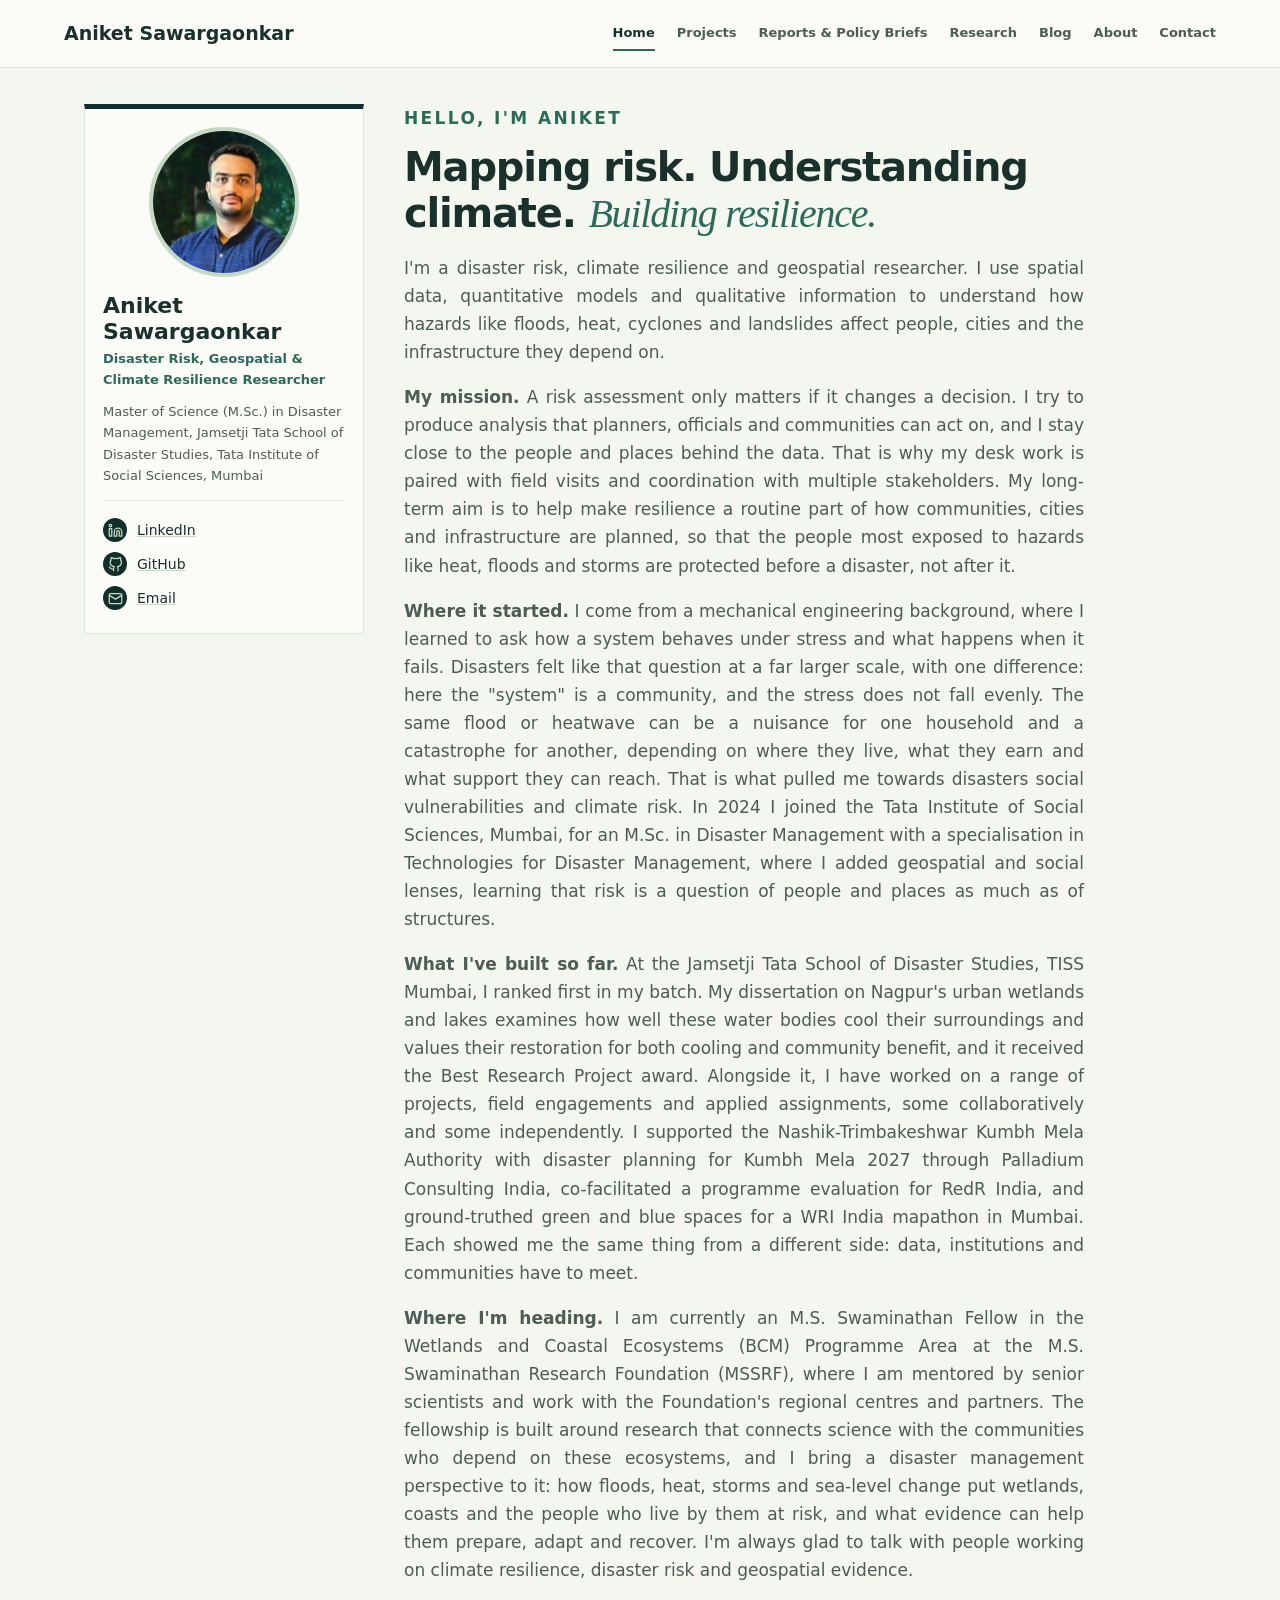
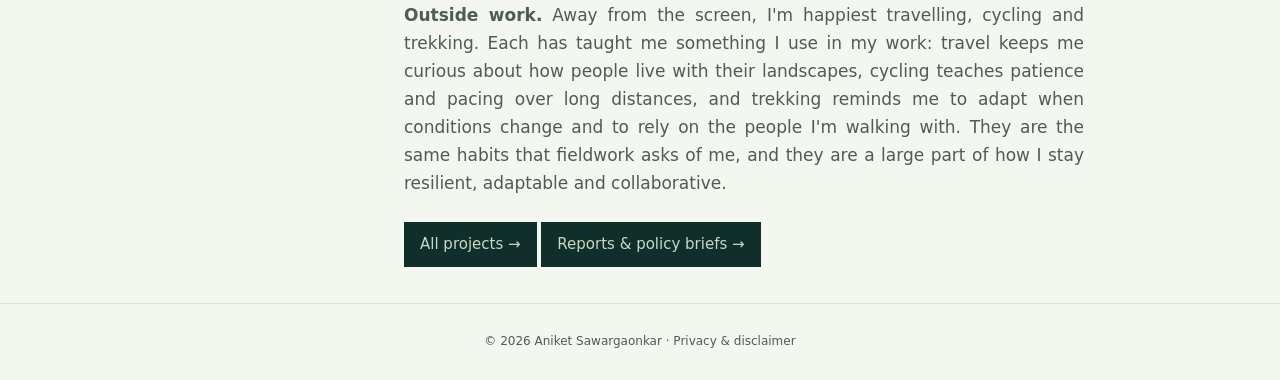
<file: index.html>
<!doctype html><html lang="en"><head><meta charset="utf-8"><meta name="viewport" content="width=device-width,initial-scale=1"><title>Aniket Sawargaonkar</title><meta name="description" content="Disaster Risk, Geospatial & Climate Resilience Researcher"><link rel="icon" type="image/png" sizes="32x32" href="favicon-32.png"><link rel="apple-touch-icon" href="apple-touch-icon.png"><link rel="preload" href="data/core.json?v=4bf79adf" as="fetch" crossorigin><link rel="preload" href="assets/app.js?v=4bf79adf" as="script"><style>:root{--bg:#f4f6f0;--paper:#fbfcf8;--ink:#1a302a;--muted:#4d5c54;--line:#dce4dc;--forest:#102f2b;--teal:#428a77;--tt:#2c6a58;--mint:#c6d9c4}
@media(prefers-color-scheme:dark){:root{--bg:#101a18;--paper:#14221e;--ink:#edf2ec;--muted:#a9b8ae;--line:#33443b;--forest:#091c19;--teal:#82bca7;--tt:#82bca7;--mint:#38594b}}
*{box-sizing:border-box}body{margin:0;background:var(--bg);color:var(--ink);font:15px/1.65 Inter,system-ui,sans-serif}a{color:inherit;text-decoration:none}
.top{position:sticky;top:0;z-index:9;display:flex;justify-content:space-between;align-items:center;gap:16px;padding:0 5vw;height:68px;background:var(--paper);border-bottom:1px solid var(--line)}
.brand{font-weight:750;font-size:19px}.top nav{display:flex;gap:22px}.top nav a{font-size:13px;color:var(--muted);font-weight:600;padding:6px 0;border-bottom:2px solid transparent}.top nav a:hover,.top nav a.on{color:var(--ink);border-color:var(--tt)}#mb{display:none;background:none;border:0;font-size:22px;color:var(--ink)}
.lay{display:grid;grid-template-columns:280px 1fr;gap:40px;max-width:1240px;margin:auto;padding:36px 5vw}
.side{position:sticky;top:104px;align-self:start;background:var(--paper);border:1px solid var(--line);border-top:5px solid var(--forest);padding:18px}.side img{width:150px;aspect-ratio:4/5;object-fit:cover;display:block;margin:0 auto;border:4px solid var(--mint)}.side h2{margin:16px 0 2px;font-size:22px;line-height:1.2}.side .t{margin:0 0 10px;color:var(--tt);font-weight:650;font-size:13px}.side .a{margin:0 0 14px;color:var(--muted);font-size:13px}.side ul{list-style:none;margin:0;padding:12px 0 0;border-top:1px solid var(--line)}.side li a{display:flex;align-items:center;gap:10px;padding:5px 0;font-size:14px;text-decoration:underline;text-decoration-color:var(--mint)}.side i{width:24px;height:24px;border-radius:50%;background:var(--forest);color:var(--mint);display:grid;place-items:center;font:600 11px Georgia}
main h1{font-size:clamp(28px,4vw,40px);line-height:1.15;margin:0 0 10px;letter-spacing:-.03em}main h1 em{font-family:Georgia,serif;color:var(--tt);font-weight:400}main h2{margin:30px 0 8px;font-size:21px}main h2 em{font-family:Georgia,serif;color:var(--tt);font-weight:400}.lead{font-size:17px;color:var(--muted);max-width:680px}.eb{font-size:13px;letter-spacing:.14em;font-weight:800;color:var(--tt);margin:0 0 8px}
.grid{display:grid;grid-template-columns:repeat(auto-fill,minmax(250px,1fr));gap:20px;margin:22px 0}.card{background:var(--paper);border:1px solid var(--line);display:flex;flex-direction:column;transition:.2s}.card:hover{transform:translateY(-4px);box-shadow:0 12px 28px #0002;border-color:var(--tt)}.card img,.ph{width:100%;aspect-ratio:16/10;object-fit:cover}.ph{background:linear-gradient(135deg,var(--forest),var(--teal));color:#c6d9c4;padding:14px;display:flex;flex-direction:column;justify-content:space-between}.ph b{font:400 40px Georgia}.ph span{font-size:10px;letter-spacing:.14em;font-weight:700}.cb{padding:16px;display:flex;flex-direction:column;flex:1}.cb small{color:var(--tt);font-weight:700;font-size:10px;letter-spacing:.12em;text-transform:uppercase}.cb h3{margin:6px 0;font-size:17px;line-height:1.3}.cb p{margin:0 0 12px;color:var(--muted);font-size:13.5px;flex:1}.more{font-size:12px;font-weight:750;color:var(--tt)}
.ctl{display:flex;flex-wrap:wrap;gap:12px;margin-top:20px}.ctl input{flex:1;min-width:200px;padding:10px 14px;border:1px solid var(--line);background:var(--paper);color:var(--ink);font:inherit}.fl button,.btn{padding:9px 15px;border:1px solid var(--line);background:var(--paper);color:var(--ink);font:600 12px inherit;cursor:pointer}.fl button.on,.btn{background:var(--forest);color:#c6d9c4;border-color:var(--forest)}.btn{display:inline-block;margin-top:8px}
.meta{display:grid;grid-template-columns:repeat(auto-fit,minmax(150px,1fr));gap:1px;background:var(--line);border:1px solid var(--line);margin:22px 0}.meta div{background:var(--paper);padding:12px}.meta small{display:block;font-size:10px;letter-spacing:.12em;color:var(--tt);font-weight:800}.crumb{font-size:12px;color:var(--muted);margin-bottom:16px}.crumb a{text-decoration:underline}
.map{border:2px dashed var(--line);padding:30px;text-align:center;color:var(--muted);margin:10px 0;font-size:13px}.map img{max-width:100%}.tags span{display:inline-block;background:var(--mint);color:var(--forest);padding:4px 11px;margin:0 6px 6px 0;font-size:12px;font-weight:650;border-radius:20px}
.box{background:var(--paper);border:1px solid var(--line);padding:14px 18px;margin:10px 0}.box h3{margin:0 0 4px;font-size:16px}.box p{color:var(--muted);margin:2px 0;font-size:14px}
form{display:grid;gap:12px;max-width:560px;margin-top:18px}form input,form textarea{padding:11px 14px;border:1px solid var(--line);background:var(--paper);color:var(--ink);font:inherit}footer{text-align:center;padding:28px;color:var(--muted);font-size:12px;border-top:1px solid var(--line)}
@media(max-width:860px){.lay{grid-template-columns:1fr;gap:24px}.side{position:static;display:grid;grid-template-columns:110px 1fr;gap:4px 16px}.side img{grid-row:1/4;width:100%}.side ul{grid-column:1/3}#mb{display:block}.top nav{display:none;position:absolute;top:68px;left:0;right:0;background:var(--paper);flex-direction:column;padding:12px 5vw;gap:10px;border-bottom:1px solid var(--line)}.top nav.open{display:flex}}
.hi{font-size:17px;letter-spacing:.14em;margin-bottom:12px}.side i svg{display:block}.cb small,.meta small{font-size:11px}details.box summary{cursor:pointer;font-weight:650;font-size:15px;list-style:none}details.box summary::after{content:'+';float:right;color:var(--tt);font-size:20px;line-height:1}details[open].box summary::after{content:'−'}details.box p{margin:10px 0}details.box:hover{border-color:var(--teal)}
.side img{width:150px;height:150px;aspect-ratio:1;border-radius:50%;object-position:center 20%}
@media(max-width:860px){.side img{width:100px;height:100px}}
.im{position:relative}.im img{display:block}.ov{position:absolute;left:12px;bottom:12px;background:rgba(16,47,43,.88);color:#fff;font:700 11px/1 Inter,system-ui,sans-serif;letter-spacing:.14em;text-transform:uppercase;padding:7px 10px;border-radius:3px}
.side img{width:150px;height:150px;aspect-ratio:1;border-radius:50%;object-position:center 20%}
@media(max-width:860px){.side img{width:100px;height:100px}}
.im{position:relative}.im img{display:block}.ov{position:absolute;left:12px;bottom:12px;background:rgba(16,47,43,.88);color:#fff;font:700 11px/1 Inter,system-ui,sans-serif;letter-spacing:.14em;text-transform:uppercase;padding:7px 10px;border-radius:3px}
a.box{display:block}a.box:hover{border-color:var(--tt);transform:translateY(-2px)}.rw p{margin:2px 0 8px}
.si{max-width:100%;display:block;margin:10px 0 14px;border:1px solid var(--line)}
main p,.cb p,.box p{text-align:justify;text-justify:inter-word;hyphens:auto;-webkit-hyphens:auto}
.cr{margin:6px 0 10px;padding-left:20px}.cr li{margin:4px 0}.cr a{text-decoration:underline;color:var(--tt);font-weight:600}.cr span{color:var(--muted)}
.fl{display:flex;flex-wrap:wrap;gap:6px 0}
.acts{display:flex;flex-wrap:wrap;gap:8px;margin:8px 0}.acts .btn{margin-top:0}.btn.gh{display:inline-flex;align-items:center;gap:8px}.btn.gh svg{width:16px;height:16px;flex:none}
.btn.gh{display:inline-flex;align-items:center;gap:8px;margin:0 8px 8px 0}.btn.gh svg{flex:none}p.gh{margin:0}

/* perf: the width/height attributes reserve space (no layout shift), but they also
   land as presentational hints, so every sized image needs an explicit height rule
   or the attribute's pixel height wins over aspect-ratio. */
img,video{max-width:100%}.si,.map img,.map video{height:auto}.card picture,.im picture{display:block;width:100%}.card img,.im img,.ph{width:100%;height:auto;aspect-ratio:16/10;object-fit:cover;display:block}.side picture{display:block;width:150px;margin:0 auto}.side picture img{width:150px;height:150px}.map video{display:block;margin:auto}@media(max-width:860px){.side picture{width:100px;margin:0}.side picture img{width:100px;height:100px}}
</style><script src="assets/app.js?v=4bf79adf" defer></script></head><body data-page="home"><noscript><p style="padding:40px;font:15px/1.6 system-ui">This portfolio needs JavaScript enabled to display its content.</p></noscript></body></html>
</file>
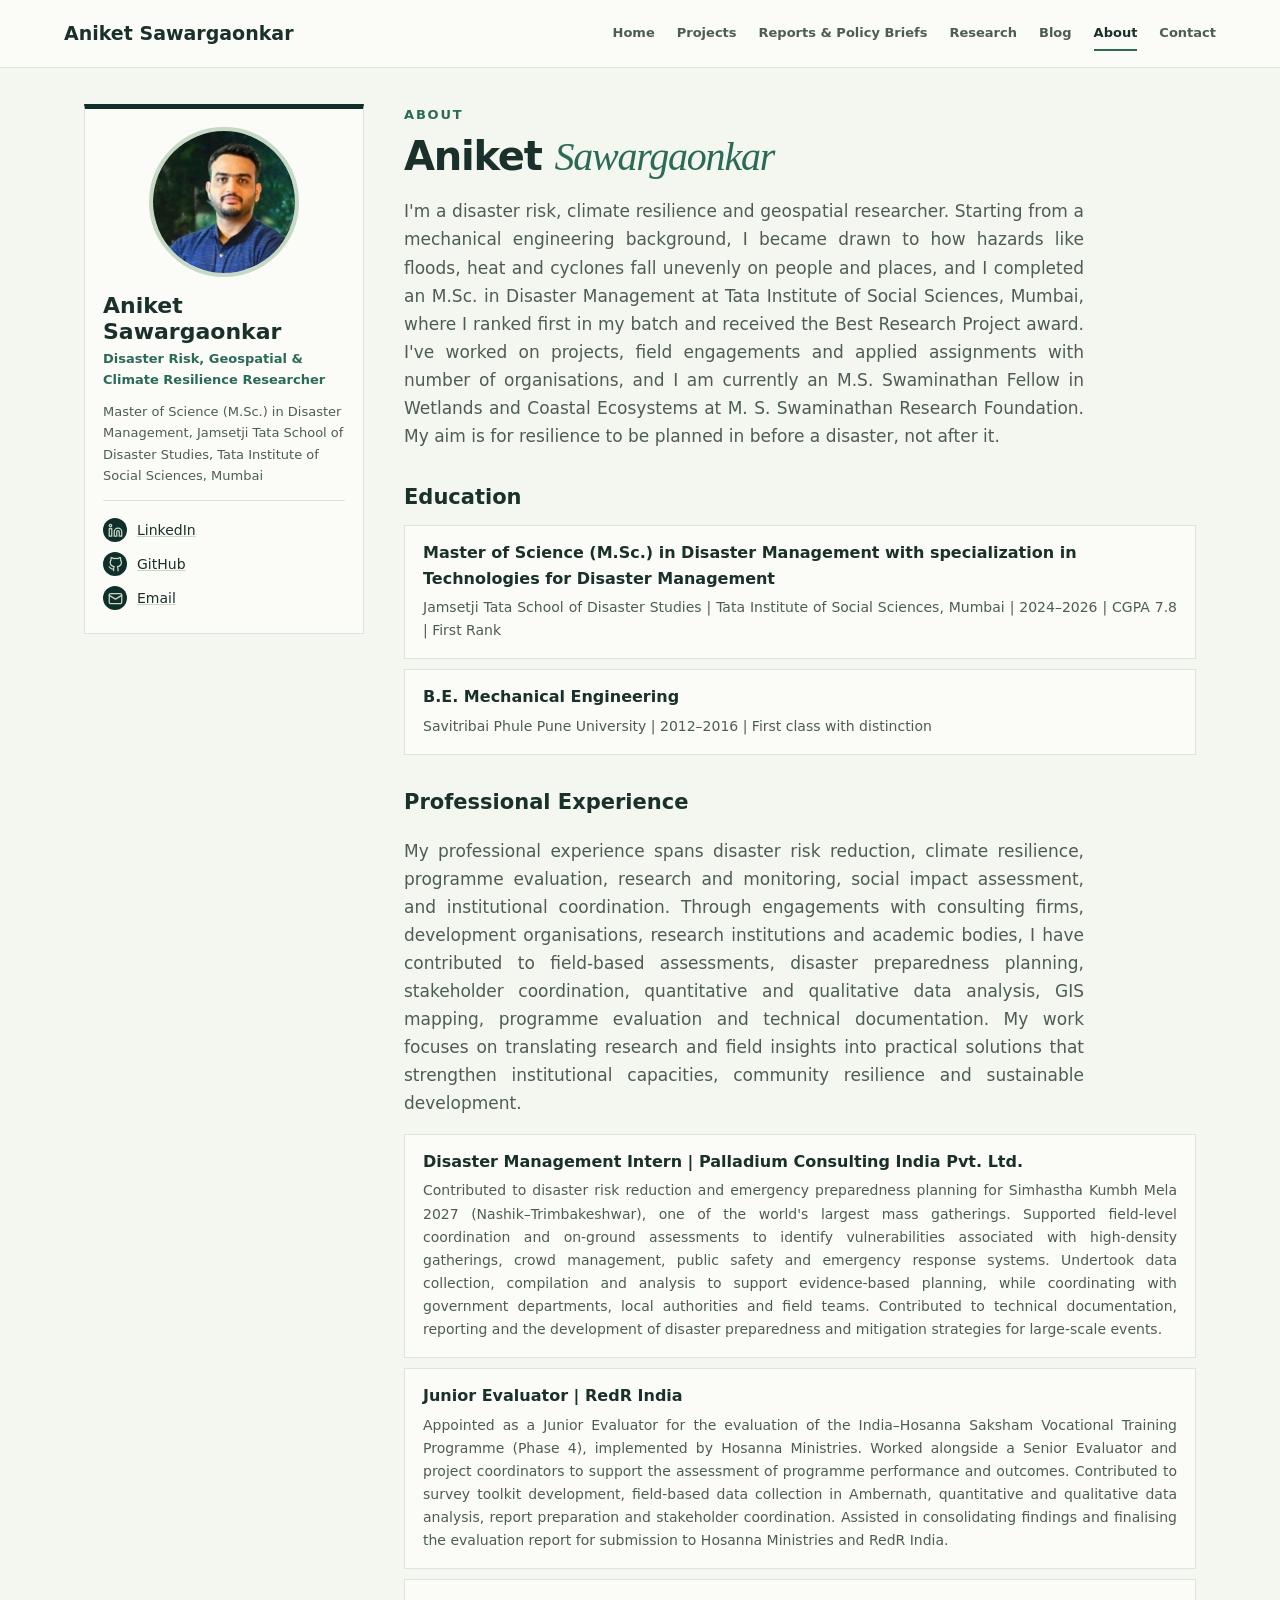
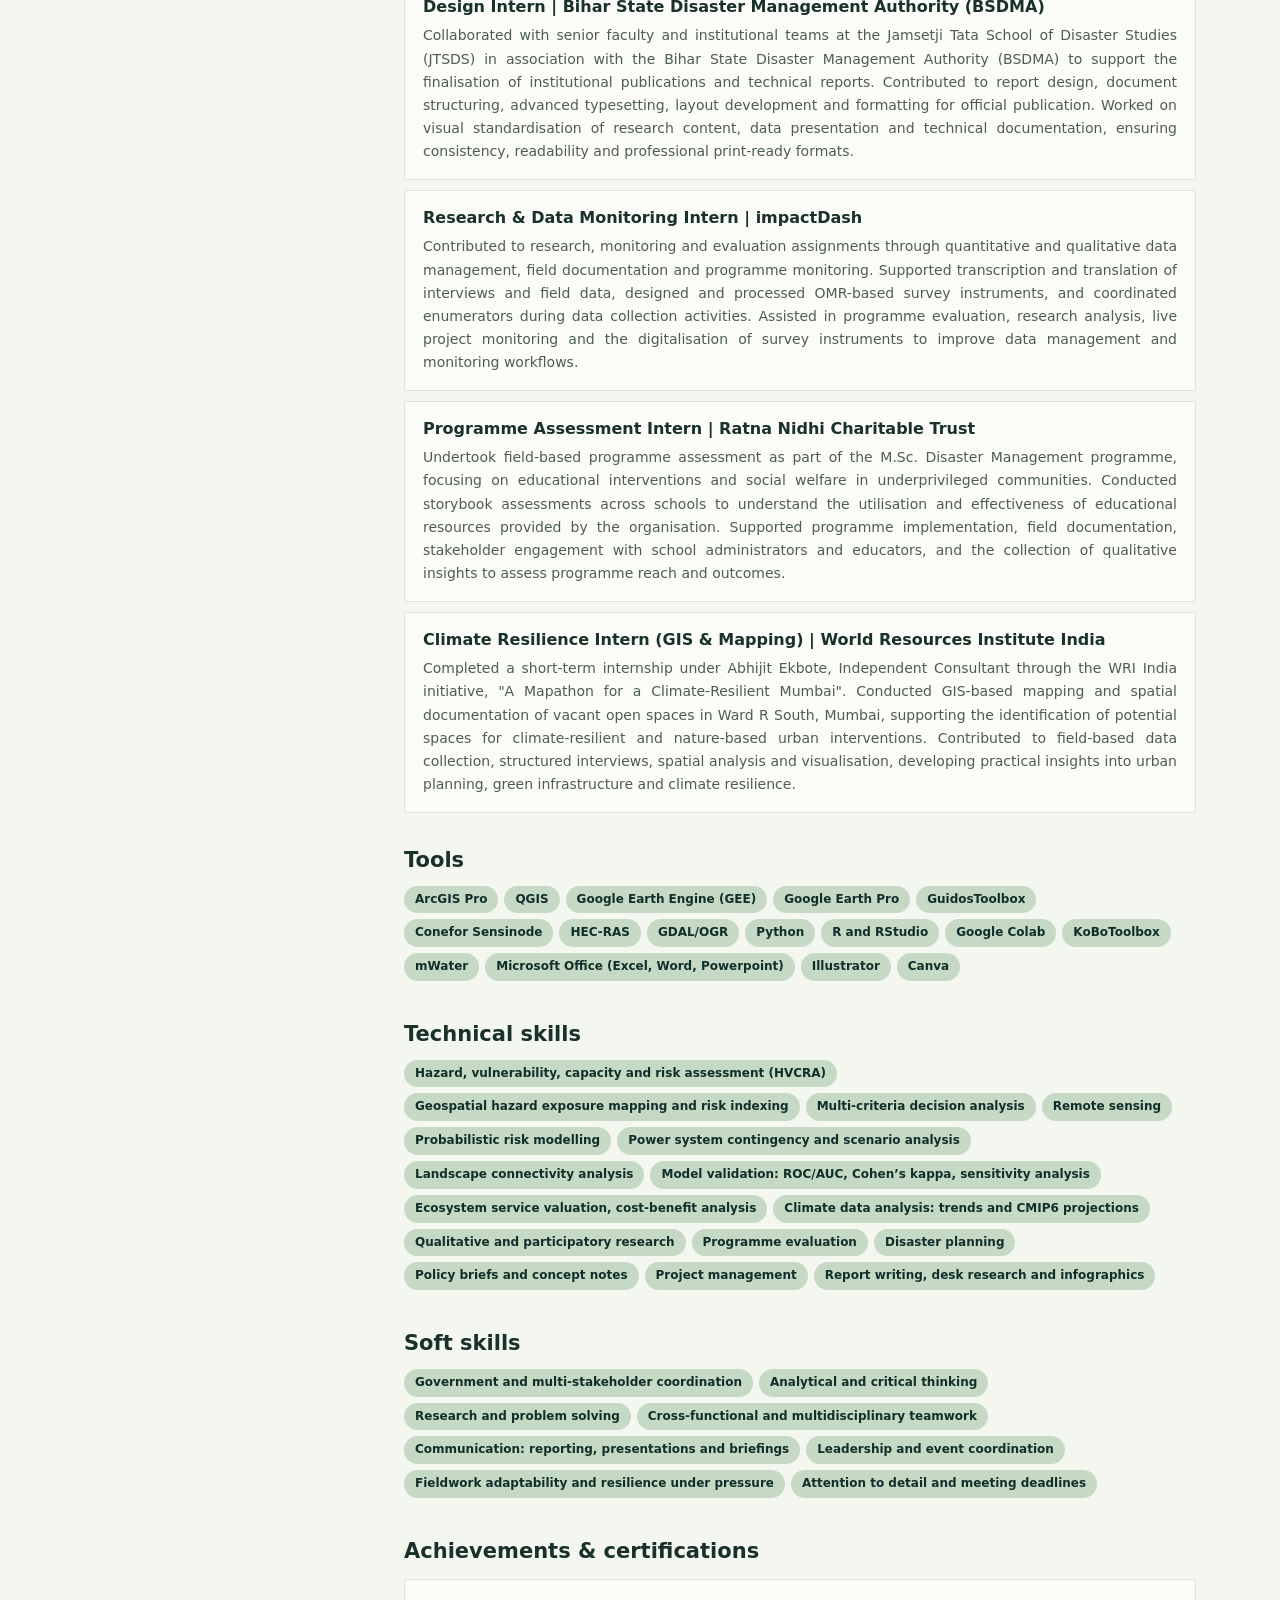
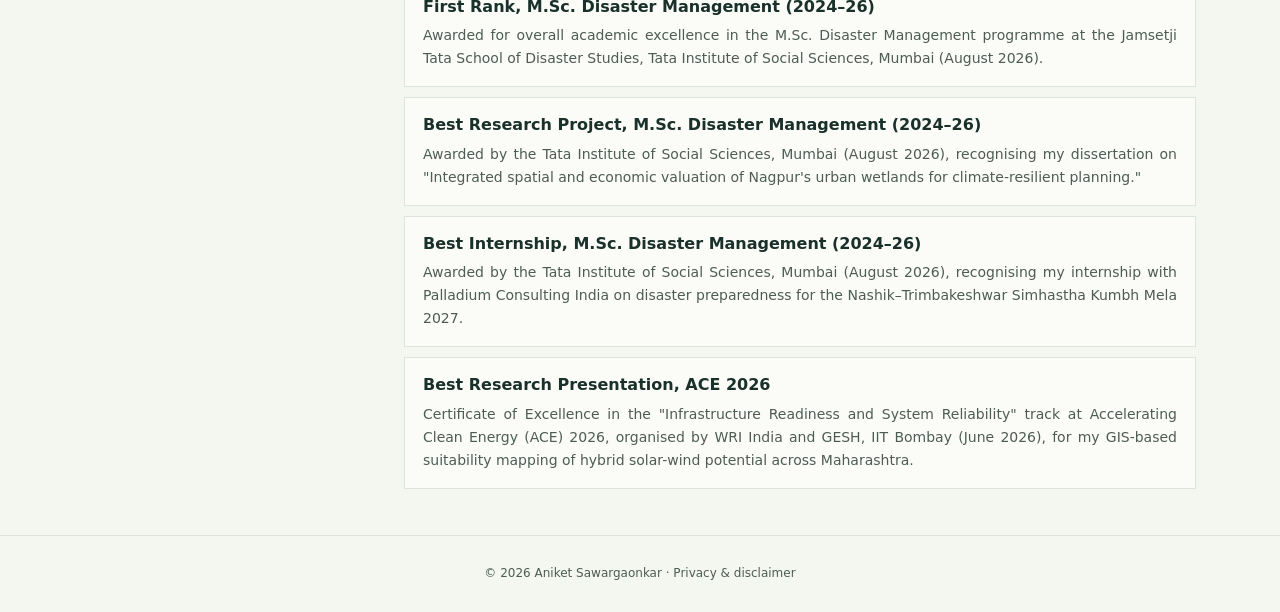
<file: about.html>
<!doctype html><html lang="en"><head><meta charset="utf-8"><meta name="viewport" content="width=device-width,initial-scale=1"><title>Aniket Sawargaonkar</title><meta name="description" content="Disaster Risk, Geospatial & Climate Resilience Researcher"><link rel="icon" type="image/png" sizes="32x32" href="favicon-32.png"><link rel="apple-touch-icon" href="apple-touch-icon.png"><link rel="preload" href="data/core.json?v=4bf79adf" as="fetch" crossorigin><link rel="preload" href="assets/app.js?v=4bf79adf" as="script"><style>:root{--bg:#f4f6f0;--paper:#fbfcf8;--ink:#1a302a;--muted:#4d5c54;--line:#dce4dc;--forest:#102f2b;--teal:#428a77;--tt:#2c6a58;--mint:#c6d9c4}
@media(prefers-color-scheme:dark){:root{--bg:#101a18;--paper:#14221e;--ink:#edf2ec;--muted:#a9b8ae;--line:#33443b;--forest:#091c19;--teal:#82bca7;--tt:#82bca7;--mint:#38594b}}
*{box-sizing:border-box}body{margin:0;background:var(--bg);color:var(--ink);font:15px/1.65 Inter,system-ui,sans-serif}a{color:inherit;text-decoration:none}
.top{position:sticky;top:0;z-index:9;display:flex;justify-content:space-between;align-items:center;gap:16px;padding:0 5vw;height:68px;background:var(--paper);border-bottom:1px solid var(--line)}
.brand{font-weight:750;font-size:19px}.top nav{display:flex;gap:22px}.top nav a{font-size:13px;color:var(--muted);font-weight:600;padding:6px 0;border-bottom:2px solid transparent}.top nav a:hover,.top nav a.on{color:var(--ink);border-color:var(--tt)}#mb{display:none;background:none;border:0;font-size:22px;color:var(--ink)}
.lay{display:grid;grid-template-columns:280px 1fr;gap:40px;max-width:1240px;margin:auto;padding:36px 5vw}
.side{position:sticky;top:104px;align-self:start;background:var(--paper);border:1px solid var(--line);border-top:5px solid var(--forest);padding:18px}.side img{width:150px;aspect-ratio:4/5;object-fit:cover;display:block;margin:0 auto;border:4px solid var(--mint)}.side h2{margin:16px 0 2px;font-size:22px;line-height:1.2}.side .t{margin:0 0 10px;color:var(--tt);font-weight:650;font-size:13px}.side .a{margin:0 0 14px;color:var(--muted);font-size:13px}.side ul{list-style:none;margin:0;padding:12px 0 0;border-top:1px solid var(--line)}.side li a{display:flex;align-items:center;gap:10px;padding:5px 0;font-size:14px;text-decoration:underline;text-decoration-color:var(--mint)}.side i{width:24px;height:24px;border-radius:50%;background:var(--forest);color:var(--mint);display:grid;place-items:center;font:600 11px Georgia}
main h1{font-size:clamp(28px,4vw,40px);line-height:1.15;margin:0 0 10px;letter-spacing:-.03em}main h1 em{font-family:Georgia,serif;color:var(--tt);font-weight:400}main h2{margin:30px 0 8px;font-size:21px}main h2 em{font-family:Georgia,serif;color:var(--tt);font-weight:400}.lead{font-size:17px;color:var(--muted);max-width:680px}.eb{font-size:13px;letter-spacing:.14em;font-weight:800;color:var(--tt);margin:0 0 8px}
.grid{display:grid;grid-template-columns:repeat(auto-fill,minmax(250px,1fr));gap:20px;margin:22px 0}.card{background:var(--paper);border:1px solid var(--line);display:flex;flex-direction:column;transition:.2s}.card:hover{transform:translateY(-4px);box-shadow:0 12px 28px #0002;border-color:var(--tt)}.card img,.ph{width:100%;aspect-ratio:16/10;object-fit:cover}.ph{background:linear-gradient(135deg,var(--forest),var(--teal));color:#c6d9c4;padding:14px;display:flex;flex-direction:column;justify-content:space-between}.ph b{font:400 40px Georgia}.ph span{font-size:10px;letter-spacing:.14em;font-weight:700}.cb{padding:16px;display:flex;flex-direction:column;flex:1}.cb small{color:var(--tt);font-weight:700;font-size:10px;letter-spacing:.12em;text-transform:uppercase}.cb h3{margin:6px 0;font-size:17px;line-height:1.3}.cb p{margin:0 0 12px;color:var(--muted);font-size:13.5px;flex:1}.more{font-size:12px;font-weight:750;color:var(--tt)}
.ctl{display:flex;flex-wrap:wrap;gap:12px;margin-top:20px}.ctl input{flex:1;min-width:200px;padding:10px 14px;border:1px solid var(--line);background:var(--paper);color:var(--ink);font:inherit}.fl button,.btn{padding:9px 15px;border:1px solid var(--line);background:var(--paper);color:var(--ink);font:600 12px inherit;cursor:pointer}.fl button.on,.btn{background:var(--forest);color:#c6d9c4;border-color:var(--forest)}.btn{display:inline-block;margin-top:8px}
.meta{display:grid;grid-template-columns:repeat(auto-fit,minmax(150px,1fr));gap:1px;background:var(--line);border:1px solid var(--line);margin:22px 0}.meta div{background:var(--paper);padding:12px}.meta small{display:block;font-size:10px;letter-spacing:.12em;color:var(--tt);font-weight:800}.crumb{font-size:12px;color:var(--muted);margin-bottom:16px}.crumb a{text-decoration:underline}
.map{border:2px dashed var(--line);padding:30px;text-align:center;color:var(--muted);margin:10px 0;font-size:13px}.map img{max-width:100%}.tags span{display:inline-block;background:var(--mint);color:var(--forest);padding:4px 11px;margin:0 6px 6px 0;font-size:12px;font-weight:650;border-radius:20px}
.box{background:var(--paper);border:1px solid var(--line);padding:14px 18px;margin:10px 0}.box h3{margin:0 0 4px;font-size:16px}.box p{color:var(--muted);margin:2px 0;font-size:14px}
form{display:grid;gap:12px;max-width:560px;margin-top:18px}form input,form textarea{padding:11px 14px;border:1px solid var(--line);background:var(--paper);color:var(--ink);font:inherit}footer{text-align:center;padding:28px;color:var(--muted);font-size:12px;border-top:1px solid var(--line)}
@media(max-width:860px){.lay{grid-template-columns:1fr;gap:24px}.side{position:static;display:grid;grid-template-columns:110px 1fr;gap:4px 16px}.side img{grid-row:1/4;width:100%}.side ul{grid-column:1/3}#mb{display:block}.top nav{display:none;position:absolute;top:68px;left:0;right:0;background:var(--paper);flex-direction:column;padding:12px 5vw;gap:10px;border-bottom:1px solid var(--line)}.top nav.open{display:flex}}
.hi{font-size:17px;letter-spacing:.14em;margin-bottom:12px}.side i svg{display:block}.cb small,.meta small{font-size:11px}details.box summary{cursor:pointer;font-weight:650;font-size:15px;list-style:none}details.box summary::after{content:'+';float:right;color:var(--tt);font-size:20px;line-height:1}details[open].box summary::after{content:'−'}details.box p{margin:10px 0}details.box:hover{border-color:var(--teal)}
.side img{width:150px;height:150px;aspect-ratio:1;border-radius:50%;object-position:center 20%}
@media(max-width:860px){.side img{width:100px;height:100px}}
.im{position:relative}.im img{display:block}.ov{position:absolute;left:12px;bottom:12px;background:rgba(16,47,43,.88);color:#fff;font:700 11px/1 Inter,system-ui,sans-serif;letter-spacing:.14em;text-transform:uppercase;padding:7px 10px;border-radius:3px}
.side img{width:150px;height:150px;aspect-ratio:1;border-radius:50%;object-position:center 20%}
@media(max-width:860px){.side img{width:100px;height:100px}}
.im{position:relative}.im img{display:block}.ov{position:absolute;left:12px;bottom:12px;background:rgba(16,47,43,.88);color:#fff;font:700 11px/1 Inter,system-ui,sans-serif;letter-spacing:.14em;text-transform:uppercase;padding:7px 10px;border-radius:3px}
a.box{display:block}a.box:hover{border-color:var(--tt);transform:translateY(-2px)}.rw p{margin:2px 0 8px}
.si{max-width:100%;display:block;margin:10px 0 14px;border:1px solid var(--line)}
main p,.cb p,.box p{text-align:justify;text-justify:inter-word;hyphens:auto;-webkit-hyphens:auto}
.cr{margin:6px 0 10px;padding-left:20px}.cr li{margin:4px 0}.cr a{text-decoration:underline;color:var(--tt);font-weight:600}.cr span{color:var(--muted)}
.fl{display:flex;flex-wrap:wrap;gap:6px 0}
.acts{display:flex;flex-wrap:wrap;gap:8px;margin:8px 0}.acts .btn{margin-top:0}.btn.gh{display:inline-flex;align-items:center;gap:8px}.btn.gh svg{width:16px;height:16px;flex:none}
.btn.gh{display:inline-flex;align-items:center;gap:8px;margin:0 8px 8px 0}.btn.gh svg{flex:none}p.gh{margin:0}

/* perf: the width/height attributes reserve space (no layout shift), but they also
   land as presentational hints, so every sized image needs an explicit height rule
   or the attribute's pixel height wins over aspect-ratio. */
img,video{max-width:100%}.si,.map img,.map video{height:auto}.card picture,.im picture{display:block;width:100%}.card img,.im img,.ph{width:100%;height:auto;aspect-ratio:16/10;object-fit:cover;display:block}.side picture{display:block;width:150px;margin:0 auto}.side picture img{width:150px;height:150px}.map video{display:block;margin:auto}@media(max-width:860px){.side picture{width:100px;margin:0}.side picture img{width:100px;height:100px}}
</style><script src="assets/app.js?v=4bf79adf" defer></script></head><body data-page="about"><noscript><p style="padding:40px;font:15px/1.6 system-ui">This portfolio needs JavaScript enabled to display its content.</p></noscript></body></html>
</file>
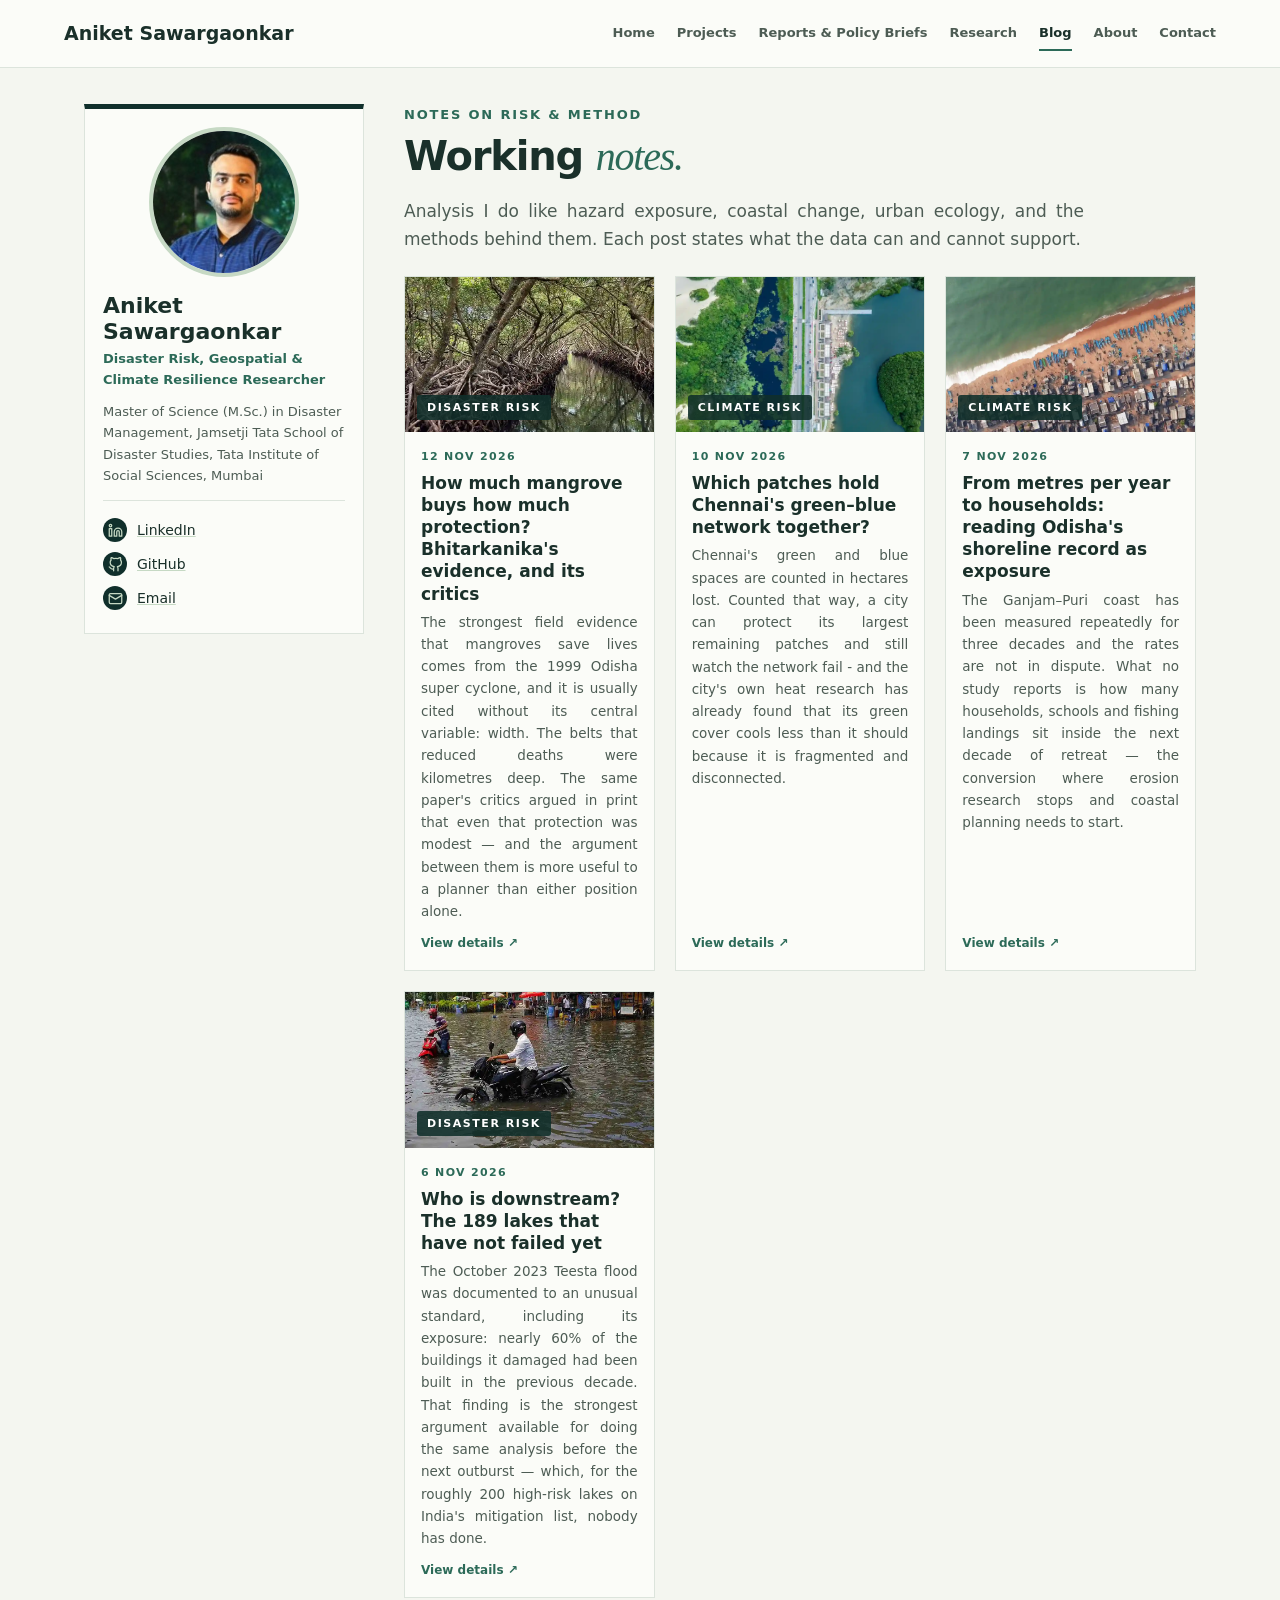
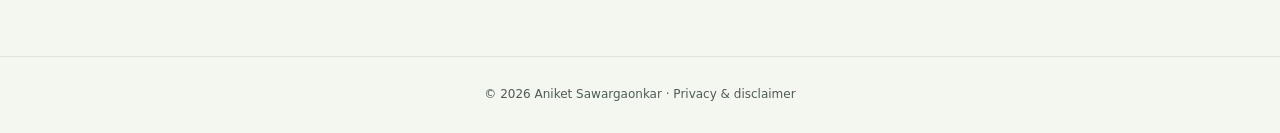
<file: blog.html>
<!doctype html><html lang="en"><head><meta charset="utf-8"><meta name="viewport" content="width=device-width,initial-scale=1"><title>Aniket Sawargaonkar</title><meta name="description" content="Disaster Risk, Geospatial & Climate Resilience Researcher"><link rel="icon" type="image/png" sizes="32x32" href="favicon-32.png"><link rel="apple-touch-icon" href="apple-touch-icon.png"><link rel="preload" href="data/core.json?v=4bf79adf" as="fetch" crossorigin><link rel="preload" href="data/blog.json?v=4bf79adf" as="fetch" crossorigin><link rel="preload" href="assets/app.js?v=4bf79adf" as="script"><style>:root{--bg:#f4f6f0;--paper:#fbfcf8;--ink:#1a302a;--muted:#4d5c54;--line:#dce4dc;--forest:#102f2b;--teal:#428a77;--tt:#2c6a58;--mint:#c6d9c4}
@media(prefers-color-scheme:dark){:root{--bg:#101a18;--paper:#14221e;--ink:#edf2ec;--muted:#a9b8ae;--line:#33443b;--forest:#091c19;--teal:#82bca7;--tt:#82bca7;--mint:#38594b}}
*{box-sizing:border-box}body{margin:0;background:var(--bg);color:var(--ink);font:15px/1.65 Inter,system-ui,sans-serif}a{color:inherit;text-decoration:none}
.top{position:sticky;top:0;z-index:9;display:flex;justify-content:space-between;align-items:center;gap:16px;padding:0 5vw;height:68px;background:var(--paper);border-bottom:1px solid var(--line)}
.brand{font-weight:750;font-size:19px}.top nav{display:flex;gap:22px}.top nav a{font-size:13px;color:var(--muted);font-weight:600;padding:6px 0;border-bottom:2px solid transparent}.top nav a:hover,.top nav a.on{color:var(--ink);border-color:var(--tt)}#mb{display:none;background:none;border:0;font-size:22px;color:var(--ink)}
.lay{display:grid;grid-template-columns:280px 1fr;gap:40px;max-width:1240px;margin:auto;padding:36px 5vw}
.side{position:sticky;top:104px;align-self:start;background:var(--paper);border:1px solid var(--line);border-top:5px solid var(--forest);padding:18px}.side img{width:150px;aspect-ratio:4/5;object-fit:cover;display:block;margin:0 auto;border:4px solid var(--mint)}.side h2{margin:16px 0 2px;font-size:22px;line-height:1.2}.side .t{margin:0 0 10px;color:var(--tt);font-weight:650;font-size:13px}.side .a{margin:0 0 14px;color:var(--muted);font-size:13px}.side ul{list-style:none;margin:0;padding:12px 0 0;border-top:1px solid var(--line)}.side li a{display:flex;align-items:center;gap:10px;padding:5px 0;font-size:14px;text-decoration:underline;text-decoration-color:var(--mint)}.side i{width:24px;height:24px;border-radius:50%;background:var(--forest);color:var(--mint);display:grid;place-items:center;font:600 11px Georgia}
main h1{font-size:clamp(28px,4vw,40px);line-height:1.15;margin:0 0 10px;letter-spacing:-.03em}main h1 em{font-family:Georgia,serif;color:var(--tt);font-weight:400}main h2{margin:30px 0 8px;font-size:21px}main h2 em{font-family:Georgia,serif;color:var(--tt);font-weight:400}.lead{font-size:17px;color:var(--muted);max-width:680px}.eb{font-size:13px;letter-spacing:.14em;font-weight:800;color:var(--tt);margin:0 0 8px}
.grid{display:grid;grid-template-columns:repeat(auto-fill,minmax(250px,1fr));gap:20px;margin:22px 0}.card{background:var(--paper);border:1px solid var(--line);display:flex;flex-direction:column;transition:.2s}.card:hover{transform:translateY(-4px);box-shadow:0 12px 28px #0002;border-color:var(--tt)}.card img,.ph{width:100%;aspect-ratio:16/10;object-fit:cover}.ph{background:linear-gradient(135deg,var(--forest),var(--teal));color:#c6d9c4;padding:14px;display:flex;flex-direction:column;justify-content:space-between}.ph b{font:400 40px Georgia}.ph span{font-size:10px;letter-spacing:.14em;font-weight:700}.cb{padding:16px;display:flex;flex-direction:column;flex:1}.cb small{color:var(--tt);font-weight:700;font-size:10px;letter-spacing:.12em;text-transform:uppercase}.cb h3{margin:6px 0;font-size:17px;line-height:1.3}.cb p{margin:0 0 12px;color:var(--muted);font-size:13.5px;flex:1}.more{font-size:12px;font-weight:750;color:var(--tt)}
.ctl{display:flex;flex-wrap:wrap;gap:12px;margin-top:20px}.ctl input{flex:1;min-width:200px;padding:10px 14px;border:1px solid var(--line);background:var(--paper);color:var(--ink);font:inherit}.fl button,.btn{padding:9px 15px;border:1px solid var(--line);background:var(--paper);color:var(--ink);font:600 12px inherit;cursor:pointer}.fl button.on,.btn{background:var(--forest);color:#c6d9c4;border-color:var(--forest)}.btn{display:inline-block;margin-top:8px}
.meta{display:grid;grid-template-columns:repeat(auto-fit,minmax(150px,1fr));gap:1px;background:var(--line);border:1px solid var(--line);margin:22px 0}.meta div{background:var(--paper);padding:12px}.meta small{display:block;font-size:10px;letter-spacing:.12em;color:var(--tt);font-weight:800}.crumb{font-size:12px;color:var(--muted);margin-bottom:16px}.crumb a{text-decoration:underline}
.map{border:2px dashed var(--line);padding:30px;text-align:center;color:var(--muted);margin:10px 0;font-size:13px}.map img{max-width:100%}.tags span{display:inline-block;background:var(--mint);color:var(--forest);padding:4px 11px;margin:0 6px 6px 0;font-size:12px;font-weight:650;border-radius:20px}
.box{background:var(--paper);border:1px solid var(--line);padding:14px 18px;margin:10px 0}.box h3{margin:0 0 4px;font-size:16px}.box p{color:var(--muted);margin:2px 0;font-size:14px}
form{display:grid;gap:12px;max-width:560px;margin-top:18px}form input,form textarea{padding:11px 14px;border:1px solid var(--line);background:var(--paper);color:var(--ink);font:inherit}footer{text-align:center;padding:28px;color:var(--muted);font-size:12px;border-top:1px solid var(--line)}
@media(max-width:860px){.lay{grid-template-columns:1fr;gap:24px}.side{position:static;display:grid;grid-template-columns:110px 1fr;gap:4px 16px}.side img{grid-row:1/4;width:100%}.side ul{grid-column:1/3}#mb{display:block}.top nav{display:none;position:absolute;top:68px;left:0;right:0;background:var(--paper);flex-direction:column;padding:12px 5vw;gap:10px;border-bottom:1px solid var(--line)}.top nav.open{display:flex}}
.hi{font-size:17px;letter-spacing:.14em;margin-bottom:12px}.side i svg{display:block}.cb small,.meta small{font-size:11px}details.box summary{cursor:pointer;font-weight:650;font-size:15px;list-style:none}details.box summary::after{content:'+';float:right;color:var(--tt);font-size:20px;line-height:1}details[open].box summary::after{content:'−'}details.box p{margin:10px 0}details.box:hover{border-color:var(--teal)}
.side img{width:150px;height:150px;aspect-ratio:1;border-radius:50%;object-position:center 20%}
@media(max-width:860px){.side img{width:100px;height:100px}}
.im{position:relative}.im img{display:block}.ov{position:absolute;left:12px;bottom:12px;background:rgba(16,47,43,.88);color:#fff;font:700 11px/1 Inter,system-ui,sans-serif;letter-spacing:.14em;text-transform:uppercase;padding:7px 10px;border-radius:3px}
.side img{width:150px;height:150px;aspect-ratio:1;border-radius:50%;object-position:center 20%}
@media(max-width:860px){.side img{width:100px;height:100px}}
.im{position:relative}.im img{display:block}.ov{position:absolute;left:12px;bottom:12px;background:rgba(16,47,43,.88);color:#fff;font:700 11px/1 Inter,system-ui,sans-serif;letter-spacing:.14em;text-transform:uppercase;padding:7px 10px;border-radius:3px}
a.box{display:block}a.box:hover{border-color:var(--tt);transform:translateY(-2px)}.rw p{margin:2px 0 8px}
.si{max-width:100%;display:block;margin:10px 0 14px;border:1px solid var(--line)}
main p,.cb p,.box p{text-align:justify;text-justify:inter-word;hyphens:auto;-webkit-hyphens:auto}
.cr{margin:6px 0 10px;padding-left:20px}.cr li{margin:4px 0}.cr a{text-decoration:underline;color:var(--tt);font-weight:600}.cr span{color:var(--muted)}
.fl{display:flex;flex-wrap:wrap;gap:6px 0}
.acts{display:flex;flex-wrap:wrap;gap:8px;margin:8px 0}.acts .btn{margin-top:0}.btn.gh{display:inline-flex;align-items:center;gap:8px}.btn.gh svg{width:16px;height:16px;flex:none}
.btn.gh{display:inline-flex;align-items:center;gap:8px;margin:0 8px 8px 0}.btn.gh svg{flex:none}p.gh{margin:0}

/* perf: the width/height attributes reserve space (no layout shift), but they also
   land as presentational hints, so every sized image needs an explicit height rule
   or the attribute's pixel height wins over aspect-ratio. */
img,video{max-width:100%}.si,.map img,.map video{height:auto}.card picture,.im picture{display:block;width:100%}.card img,.im img,.ph{width:100%;height:auto;aspect-ratio:16/10;object-fit:cover;display:block}.side picture{display:block;width:150px;margin:0 auto}.side picture img{width:150px;height:150px}.map video{display:block;margin:auto}@media(max-width:860px){.side picture{width:100px;margin:0}.side picture img{width:100px;height:100px}}
</style><script src="assets/app.js?v=4bf79adf" defer></script></head><body data-page="blog"><noscript><p style="padding:40px;font:15px/1.6 system-ui">This portfolio needs JavaScript enabled to display its content.</p></noscript></body></html>
</file>
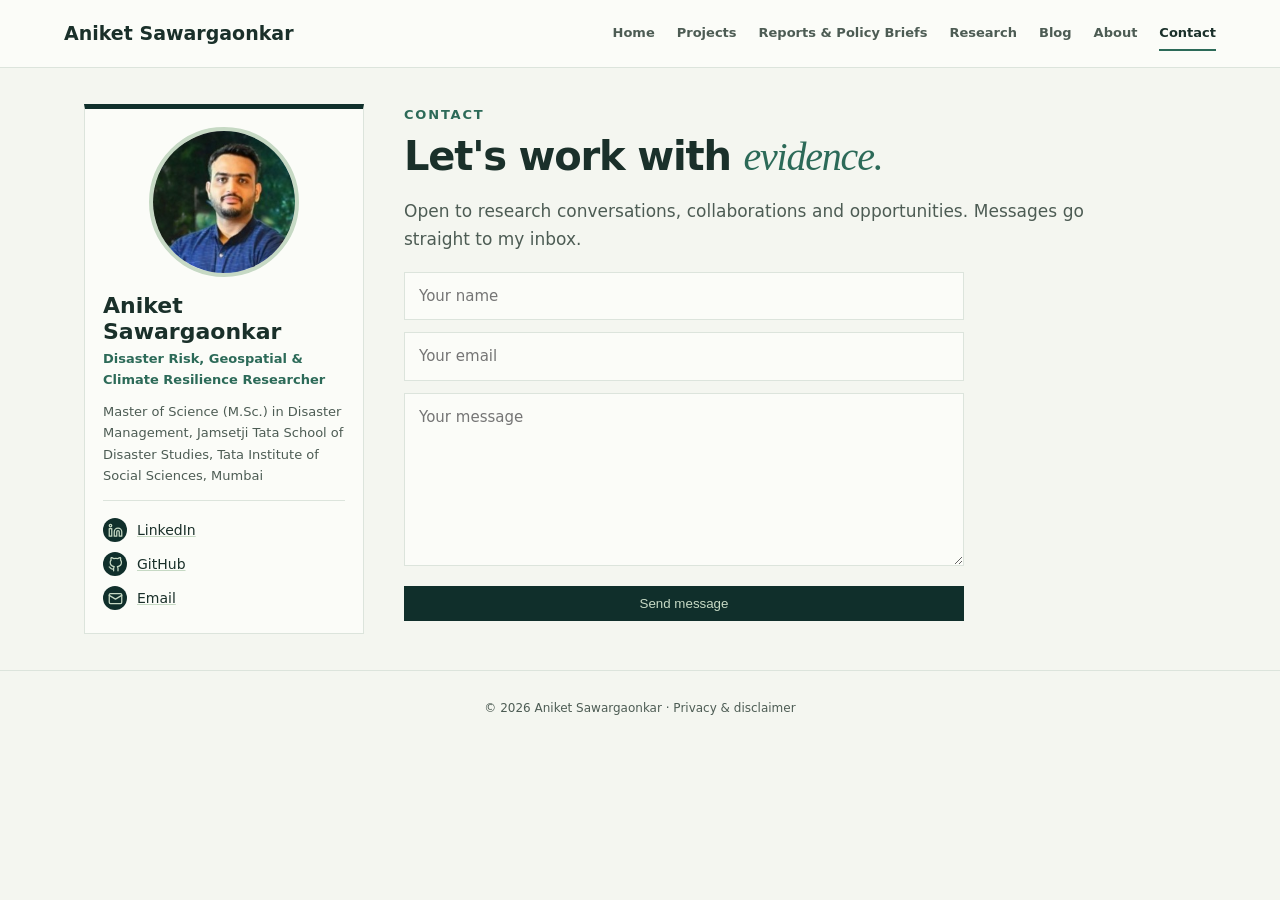
<file: contact.html>
<!doctype html><html lang="en"><head><meta charset="utf-8"><meta name="viewport" content="width=device-width,initial-scale=1"><title>Aniket Sawargaonkar</title><meta name="description" content="Disaster Risk, Geospatial & Climate Resilience Researcher"><link rel="icon" type="image/png" sizes="32x32" href="favicon-32.png"><link rel="apple-touch-icon" href="apple-touch-icon.png"><link rel="preload" href="data/core.json?v=4bf79adf" as="fetch" crossorigin><link rel="preload" href="assets/app.js?v=4bf79adf" as="script"><style>:root{--bg:#f4f6f0;--paper:#fbfcf8;--ink:#1a302a;--muted:#4d5c54;--line:#dce4dc;--forest:#102f2b;--teal:#428a77;--tt:#2c6a58;--mint:#c6d9c4}
@media(prefers-color-scheme:dark){:root{--bg:#101a18;--paper:#14221e;--ink:#edf2ec;--muted:#a9b8ae;--line:#33443b;--forest:#091c19;--teal:#82bca7;--tt:#82bca7;--mint:#38594b}}
*{box-sizing:border-box}body{margin:0;background:var(--bg);color:var(--ink);font:15px/1.65 Inter,system-ui,sans-serif}a{color:inherit;text-decoration:none}
.top{position:sticky;top:0;z-index:9;display:flex;justify-content:space-between;align-items:center;gap:16px;padding:0 5vw;height:68px;background:var(--paper);border-bottom:1px solid var(--line)}
.brand{font-weight:750;font-size:19px}.top nav{display:flex;gap:22px}.top nav a{font-size:13px;color:var(--muted);font-weight:600;padding:6px 0;border-bottom:2px solid transparent}.top nav a:hover,.top nav a.on{color:var(--ink);border-color:var(--tt)}#mb{display:none;background:none;border:0;font-size:22px;color:var(--ink)}
.lay{display:grid;grid-template-columns:280px 1fr;gap:40px;max-width:1240px;margin:auto;padding:36px 5vw}
.side{position:sticky;top:104px;align-self:start;background:var(--paper);border:1px solid var(--line);border-top:5px solid var(--forest);padding:18px}.side img{width:150px;aspect-ratio:4/5;object-fit:cover;display:block;margin:0 auto;border:4px solid var(--mint)}.side h2{margin:16px 0 2px;font-size:22px;line-height:1.2}.side .t{margin:0 0 10px;color:var(--tt);font-weight:650;font-size:13px}.side .a{margin:0 0 14px;color:var(--muted);font-size:13px}.side ul{list-style:none;margin:0;padding:12px 0 0;border-top:1px solid var(--line)}.side li a{display:flex;align-items:center;gap:10px;padding:5px 0;font-size:14px;text-decoration:underline;text-decoration-color:var(--mint)}.side i{width:24px;height:24px;border-radius:50%;background:var(--forest);color:var(--mint);display:grid;place-items:center;font:600 11px Georgia}
main h1{font-size:clamp(28px,4vw,40px);line-height:1.15;margin:0 0 10px;letter-spacing:-.03em}main h1 em{font-family:Georgia,serif;color:var(--tt);font-weight:400}main h2{margin:30px 0 8px;font-size:21px}main h2 em{font-family:Georgia,serif;color:var(--tt);font-weight:400}.lead{font-size:17px;color:var(--muted);max-width:680px}.eb{font-size:13px;letter-spacing:.14em;font-weight:800;color:var(--tt);margin:0 0 8px}
.grid{display:grid;grid-template-columns:repeat(auto-fill,minmax(250px,1fr));gap:20px;margin:22px 0}.card{background:var(--paper);border:1px solid var(--line);display:flex;flex-direction:column;transition:.2s}.card:hover{transform:translateY(-4px);box-shadow:0 12px 28px #0002;border-color:var(--tt)}.card img,.ph{width:100%;aspect-ratio:16/10;object-fit:cover}.ph{background:linear-gradient(135deg,var(--forest),var(--teal));color:#c6d9c4;padding:14px;display:flex;flex-direction:column;justify-content:space-between}.ph b{font:400 40px Georgia}.ph span{font-size:10px;letter-spacing:.14em;font-weight:700}.cb{padding:16px;display:flex;flex-direction:column;flex:1}.cb small{color:var(--tt);font-weight:700;font-size:10px;letter-spacing:.12em;text-transform:uppercase}.cb h3{margin:6px 0;font-size:17px;line-height:1.3}.cb p{margin:0 0 12px;color:var(--muted);font-size:13.5px;flex:1}.more{font-size:12px;font-weight:750;color:var(--tt)}
.ctl{display:flex;flex-wrap:wrap;gap:12px;margin-top:20px}.ctl input{flex:1;min-width:200px;padding:10px 14px;border:1px solid var(--line);background:var(--paper);color:var(--ink);font:inherit}.fl button,.btn{padding:9px 15px;border:1px solid var(--line);background:var(--paper);color:var(--ink);font:600 12px inherit;cursor:pointer}.fl button.on,.btn{background:var(--forest);color:#c6d9c4;border-color:var(--forest)}.btn{display:inline-block;margin-top:8px}
.meta{display:grid;grid-template-columns:repeat(auto-fit,minmax(150px,1fr));gap:1px;background:var(--line);border:1px solid var(--line);margin:22px 0}.meta div{background:var(--paper);padding:12px}.meta small{display:block;font-size:10px;letter-spacing:.12em;color:var(--tt);font-weight:800}.crumb{font-size:12px;color:var(--muted);margin-bottom:16px}.crumb a{text-decoration:underline}
.map{border:2px dashed var(--line);padding:30px;text-align:center;color:var(--muted);margin:10px 0;font-size:13px}.map img{max-width:100%}.tags span{display:inline-block;background:var(--mint);color:var(--forest);padding:4px 11px;margin:0 6px 6px 0;font-size:12px;font-weight:650;border-radius:20px}
.box{background:var(--paper);border:1px solid var(--line);padding:14px 18px;margin:10px 0}.box h3{margin:0 0 4px;font-size:16px}.box p{color:var(--muted);margin:2px 0;font-size:14px}
form{display:grid;gap:12px;max-width:560px;margin-top:18px}form input,form textarea{padding:11px 14px;border:1px solid var(--line);background:var(--paper);color:var(--ink);font:inherit}footer{text-align:center;padding:28px;color:var(--muted);font-size:12px;border-top:1px solid var(--line)}
@media(max-width:860px){.lay{grid-template-columns:1fr;gap:24px}.side{position:static;display:grid;grid-template-columns:110px 1fr;gap:4px 16px}.side img{grid-row:1/4;width:100%}.side ul{grid-column:1/3}#mb{display:block}.top nav{display:none;position:absolute;top:68px;left:0;right:0;background:var(--paper);flex-direction:column;padding:12px 5vw;gap:10px;border-bottom:1px solid var(--line)}.top nav.open{display:flex}}
.hi{font-size:17px;letter-spacing:.14em;margin-bottom:12px}.side i svg{display:block}.cb small,.meta small{font-size:11px}details.box summary{cursor:pointer;font-weight:650;font-size:15px;list-style:none}details.box summary::after{content:'+';float:right;color:var(--tt);font-size:20px;line-height:1}details[open].box summary::after{content:'−'}details.box p{margin:10px 0}details.box:hover{border-color:var(--teal)}
.side img{width:150px;height:150px;aspect-ratio:1;border-radius:50%;object-position:center 20%}
@media(max-width:860px){.side img{width:100px;height:100px}}
.im{position:relative}.im img{display:block}.ov{position:absolute;left:12px;bottom:12px;background:rgba(16,47,43,.88);color:#fff;font:700 11px/1 Inter,system-ui,sans-serif;letter-spacing:.14em;text-transform:uppercase;padding:7px 10px;border-radius:3px}
.side img{width:150px;height:150px;aspect-ratio:1;border-radius:50%;object-position:center 20%}
@media(max-width:860px){.side img{width:100px;height:100px}}
.im{position:relative}.im img{display:block}.ov{position:absolute;left:12px;bottom:12px;background:rgba(16,47,43,.88);color:#fff;font:700 11px/1 Inter,system-ui,sans-serif;letter-spacing:.14em;text-transform:uppercase;padding:7px 10px;border-radius:3px}
a.box{display:block}a.box:hover{border-color:var(--tt);transform:translateY(-2px)}.rw p{margin:2px 0 8px}
.si{max-width:100%;display:block;margin:10px 0 14px;border:1px solid var(--line)}
main p,.cb p,.box p{text-align:justify;text-justify:inter-word;hyphens:auto;-webkit-hyphens:auto}
.cr{margin:6px 0 10px;padding-left:20px}.cr li{margin:4px 0}.cr a{text-decoration:underline;color:var(--tt);font-weight:600}.cr span{color:var(--muted)}
.fl{display:flex;flex-wrap:wrap;gap:6px 0}
.acts{display:flex;flex-wrap:wrap;gap:8px;margin:8px 0}.acts .btn{margin-top:0}.btn.gh{display:inline-flex;align-items:center;gap:8px}.btn.gh svg{width:16px;height:16px;flex:none}
.btn.gh{display:inline-flex;align-items:center;gap:8px;margin:0 8px 8px 0}.btn.gh svg{flex:none}p.gh{margin:0}

/* perf: the width/height attributes reserve space (no layout shift), but they also
   land as presentational hints, so every sized image needs an explicit height rule
   or the attribute's pixel height wins over aspect-ratio. */
img,video{max-width:100%}.si,.map img,.map video{height:auto}.card picture,.im picture{display:block;width:100%}.card img,.im img,.ph{width:100%;height:auto;aspect-ratio:16/10;object-fit:cover;display:block}.side picture{display:block;width:150px;margin:0 auto}.side picture img{width:150px;height:150px}.map video{display:block;margin:auto}@media(max-width:860px){.side picture{width:100px;margin:0}.side picture img{width:100px;height:100px}}
</style><script src="assets/app.js?v=4bf79adf" defer></script></head><body data-page="contact"><noscript><p style="padding:40px;font:15px/1.6 system-ui">This portfolio needs JavaScript enabled to display its content.</p></noscript></body></html>
</file>
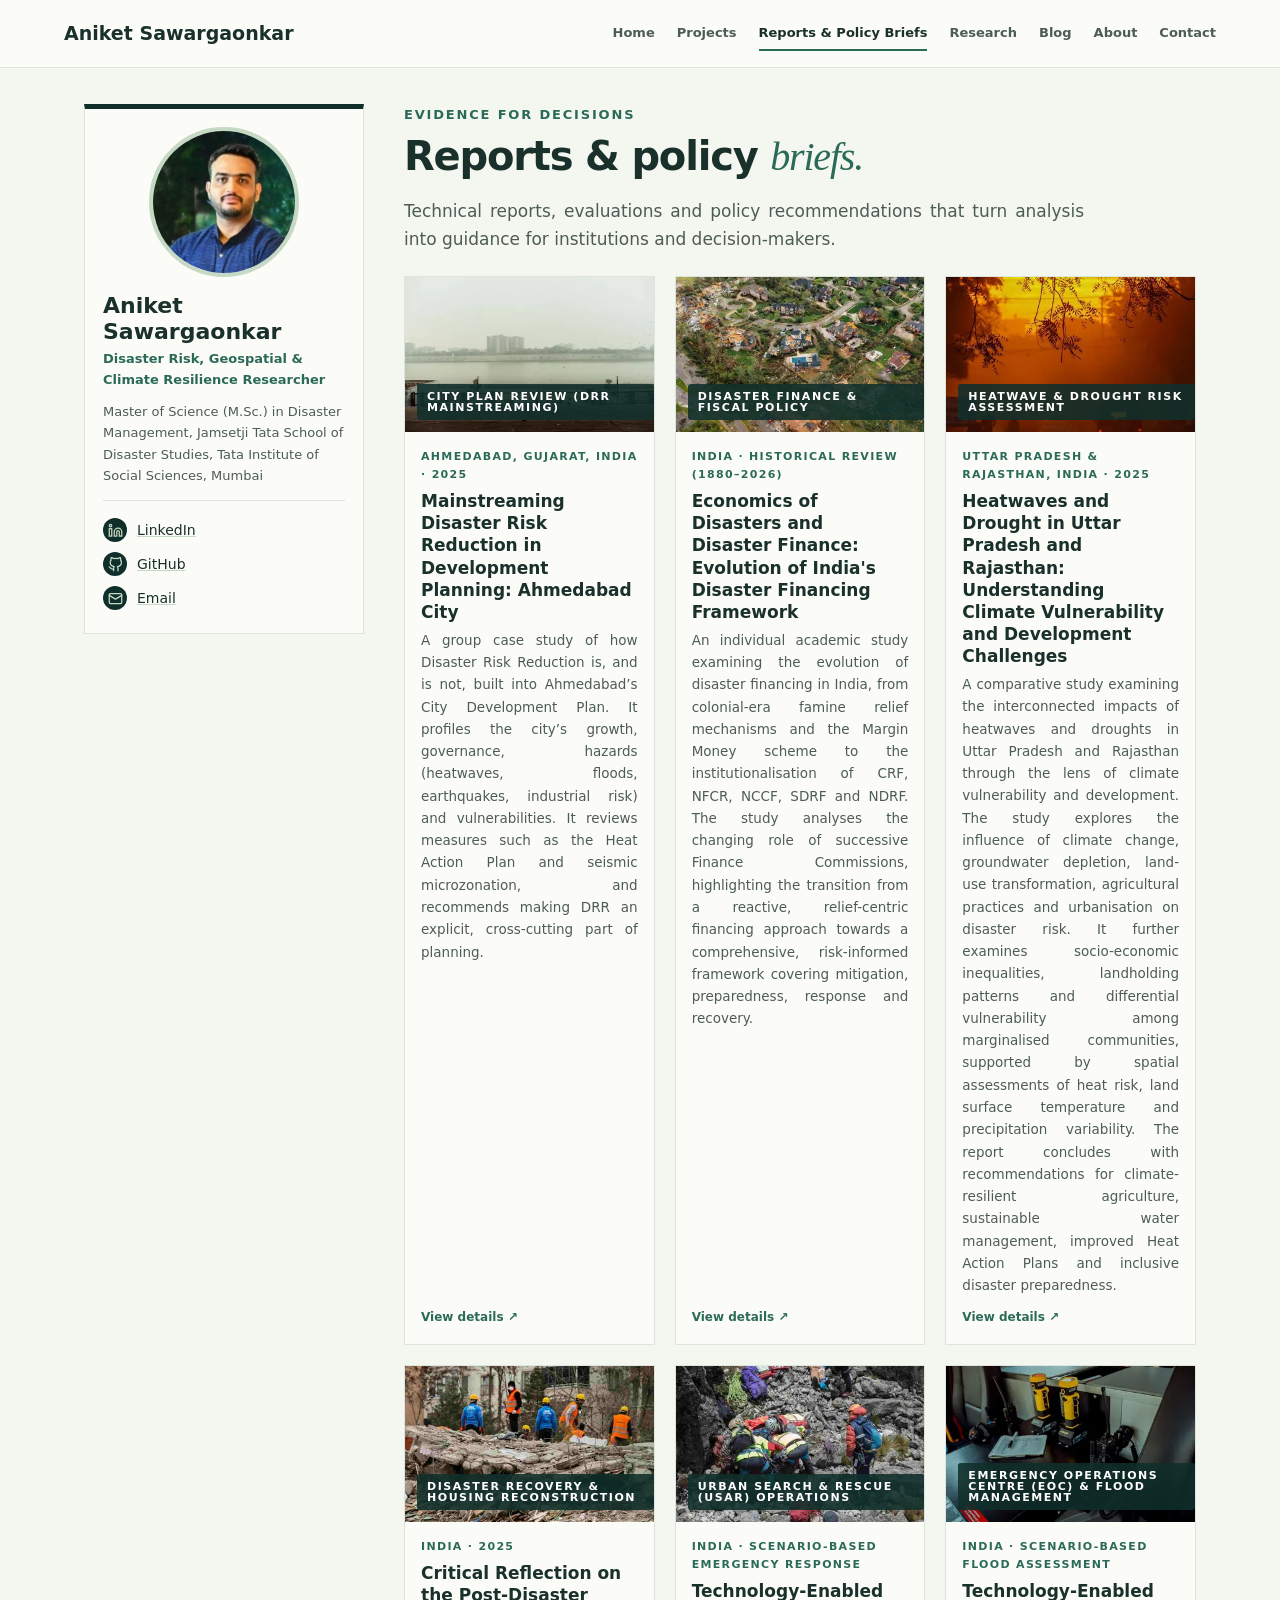
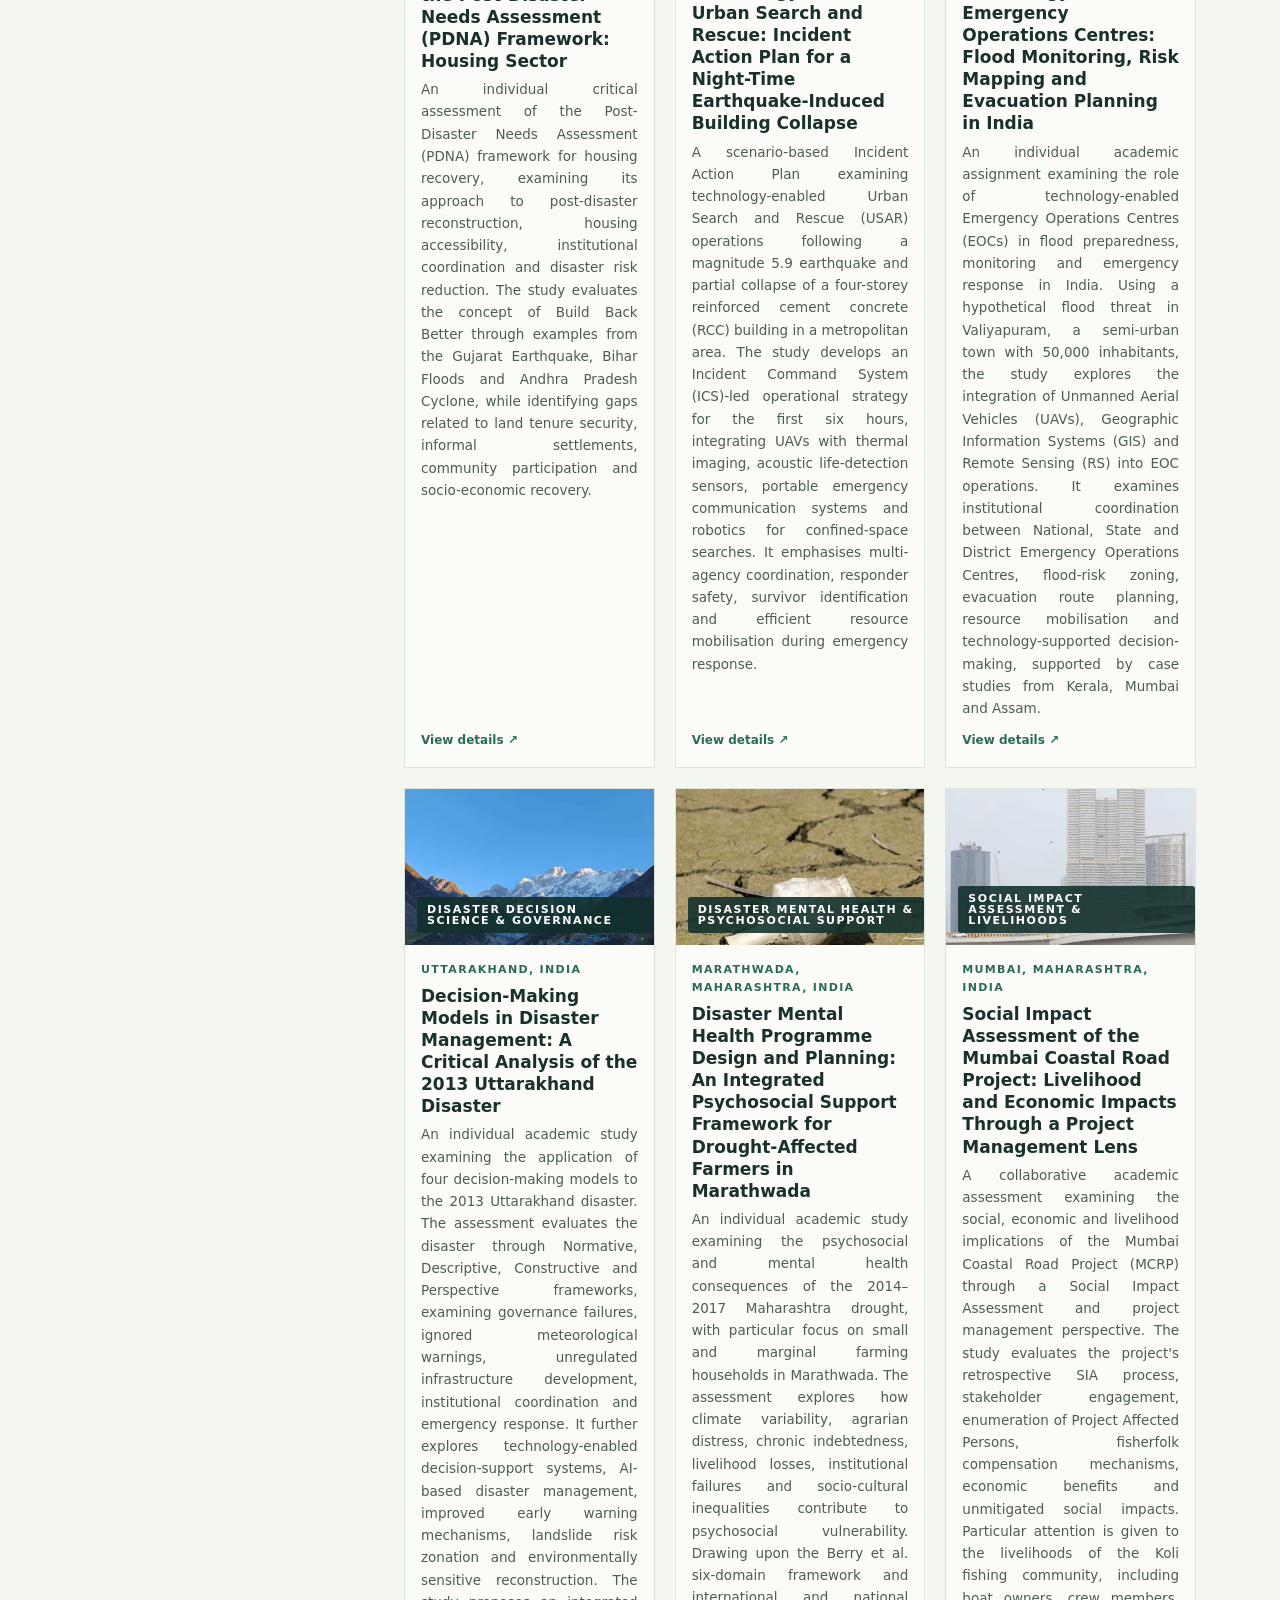
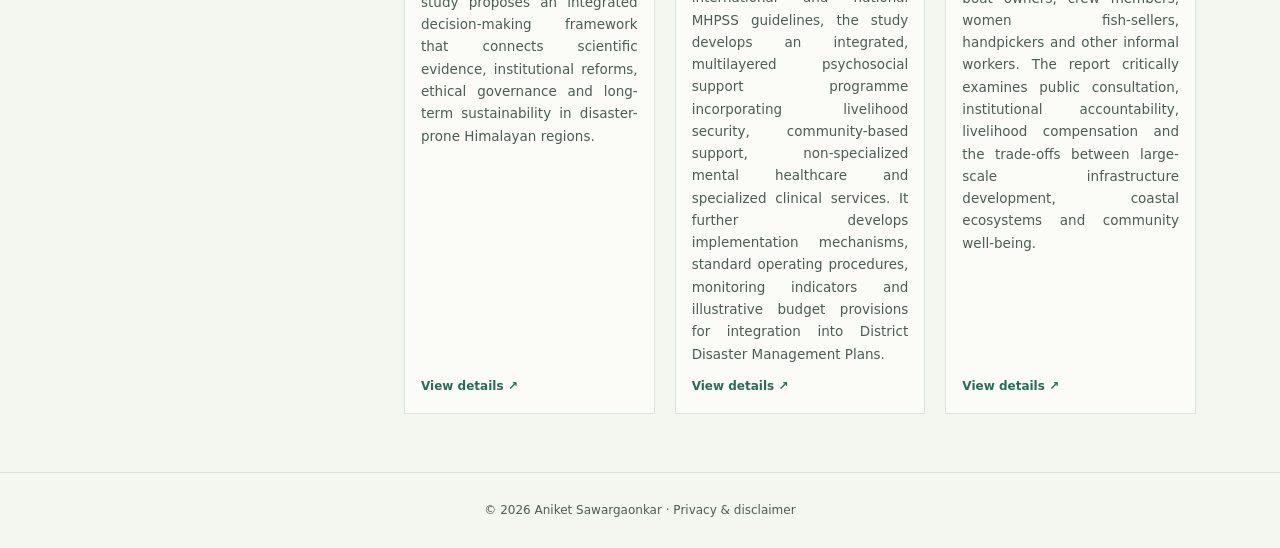
<file: field.html>
<!doctype html><html lang="en"><head><meta charset="utf-8"><meta name="viewport" content="width=device-width,initial-scale=1"><title>Aniket Sawargaonkar</title><meta name="description" content="Disaster Risk, Geospatial & Climate Resilience Researcher"><link rel="icon" type="image/png" sizes="32x32" href="favicon-32.png"><link rel="apple-touch-icon" href="apple-touch-icon.png"><link rel="preload" href="data/core.json?v=4bf79adf" as="fetch" crossorigin><link rel="preload" href="data/field.json?v=4bf79adf" as="fetch" crossorigin><link rel="preload" href="assets/app.js?v=4bf79adf" as="script"><style>:root{--bg:#f4f6f0;--paper:#fbfcf8;--ink:#1a302a;--muted:#4d5c54;--line:#dce4dc;--forest:#102f2b;--teal:#428a77;--tt:#2c6a58;--mint:#c6d9c4}
@media(prefers-color-scheme:dark){:root{--bg:#101a18;--paper:#14221e;--ink:#edf2ec;--muted:#a9b8ae;--line:#33443b;--forest:#091c19;--teal:#82bca7;--tt:#82bca7;--mint:#38594b}}
*{box-sizing:border-box}body{margin:0;background:var(--bg);color:var(--ink);font:15px/1.65 Inter,system-ui,sans-serif}a{color:inherit;text-decoration:none}
.top{position:sticky;top:0;z-index:9;display:flex;justify-content:space-between;align-items:center;gap:16px;padding:0 5vw;height:68px;background:var(--paper);border-bottom:1px solid var(--line)}
.brand{font-weight:750;font-size:19px}.top nav{display:flex;gap:22px}.top nav a{font-size:13px;color:var(--muted);font-weight:600;padding:6px 0;border-bottom:2px solid transparent}.top nav a:hover,.top nav a.on{color:var(--ink);border-color:var(--tt)}#mb{display:none;background:none;border:0;font-size:22px;color:var(--ink)}
.lay{display:grid;grid-template-columns:280px 1fr;gap:40px;max-width:1240px;margin:auto;padding:36px 5vw}
.side{position:sticky;top:104px;align-self:start;background:var(--paper);border:1px solid var(--line);border-top:5px solid var(--forest);padding:18px}.side img{width:150px;aspect-ratio:4/5;object-fit:cover;display:block;margin:0 auto;border:4px solid var(--mint)}.side h2{margin:16px 0 2px;font-size:22px;line-height:1.2}.side .t{margin:0 0 10px;color:var(--tt);font-weight:650;font-size:13px}.side .a{margin:0 0 14px;color:var(--muted);font-size:13px}.side ul{list-style:none;margin:0;padding:12px 0 0;border-top:1px solid var(--line)}.side li a{display:flex;align-items:center;gap:10px;padding:5px 0;font-size:14px;text-decoration:underline;text-decoration-color:var(--mint)}.side i{width:24px;height:24px;border-radius:50%;background:var(--forest);color:var(--mint);display:grid;place-items:center;font:600 11px Georgia}
main h1{font-size:clamp(28px,4vw,40px);line-height:1.15;margin:0 0 10px;letter-spacing:-.03em}main h1 em{font-family:Georgia,serif;color:var(--tt);font-weight:400}main h2{margin:30px 0 8px;font-size:21px}main h2 em{font-family:Georgia,serif;color:var(--tt);font-weight:400}.lead{font-size:17px;color:var(--muted);max-width:680px}.eb{font-size:13px;letter-spacing:.14em;font-weight:800;color:var(--tt);margin:0 0 8px}
.grid{display:grid;grid-template-columns:repeat(auto-fill,minmax(250px,1fr));gap:20px;margin:22px 0}.card{background:var(--paper);border:1px solid var(--line);display:flex;flex-direction:column;transition:.2s}.card:hover{transform:translateY(-4px);box-shadow:0 12px 28px #0002;border-color:var(--tt)}.card img,.ph{width:100%;aspect-ratio:16/10;object-fit:cover}.ph{background:linear-gradient(135deg,var(--forest),var(--teal));color:#c6d9c4;padding:14px;display:flex;flex-direction:column;justify-content:space-between}.ph b{font:400 40px Georgia}.ph span{font-size:10px;letter-spacing:.14em;font-weight:700}.cb{padding:16px;display:flex;flex-direction:column;flex:1}.cb small{color:var(--tt);font-weight:700;font-size:10px;letter-spacing:.12em;text-transform:uppercase}.cb h3{margin:6px 0;font-size:17px;line-height:1.3}.cb p{margin:0 0 12px;color:var(--muted);font-size:13.5px;flex:1}.more{font-size:12px;font-weight:750;color:var(--tt)}
.ctl{display:flex;flex-wrap:wrap;gap:12px;margin-top:20px}.ctl input{flex:1;min-width:200px;padding:10px 14px;border:1px solid var(--line);background:var(--paper);color:var(--ink);font:inherit}.fl button,.btn{padding:9px 15px;border:1px solid var(--line);background:var(--paper);color:var(--ink);font:600 12px inherit;cursor:pointer}.fl button.on,.btn{background:var(--forest);color:#c6d9c4;border-color:var(--forest)}.btn{display:inline-block;margin-top:8px}
.meta{display:grid;grid-template-columns:repeat(auto-fit,minmax(150px,1fr));gap:1px;background:var(--line);border:1px solid var(--line);margin:22px 0}.meta div{background:var(--paper);padding:12px}.meta small{display:block;font-size:10px;letter-spacing:.12em;color:var(--tt);font-weight:800}.crumb{font-size:12px;color:var(--muted);margin-bottom:16px}.crumb a{text-decoration:underline}
.map{border:2px dashed var(--line);padding:30px;text-align:center;color:var(--muted);margin:10px 0;font-size:13px}.map img{max-width:100%}.tags span{display:inline-block;background:var(--mint);color:var(--forest);padding:4px 11px;margin:0 6px 6px 0;font-size:12px;font-weight:650;border-radius:20px}
.box{background:var(--paper);border:1px solid var(--line);padding:14px 18px;margin:10px 0}.box h3{margin:0 0 4px;font-size:16px}.box p{color:var(--muted);margin:2px 0;font-size:14px}
form{display:grid;gap:12px;max-width:560px;margin-top:18px}form input,form textarea{padding:11px 14px;border:1px solid var(--line);background:var(--paper);color:var(--ink);font:inherit}footer{text-align:center;padding:28px;color:var(--muted);font-size:12px;border-top:1px solid var(--line)}
@media(max-width:860px){.lay{grid-template-columns:1fr;gap:24px}.side{position:static;display:grid;grid-template-columns:110px 1fr;gap:4px 16px}.side img{grid-row:1/4;width:100%}.side ul{grid-column:1/3}#mb{display:block}.top nav{display:none;position:absolute;top:68px;left:0;right:0;background:var(--paper);flex-direction:column;padding:12px 5vw;gap:10px;border-bottom:1px solid var(--line)}.top nav.open{display:flex}}
.hi{font-size:17px;letter-spacing:.14em;margin-bottom:12px}.side i svg{display:block}.cb small,.meta small{font-size:11px}details.box summary{cursor:pointer;font-weight:650;font-size:15px;list-style:none}details.box summary::after{content:'+';float:right;color:var(--tt);font-size:20px;line-height:1}details[open].box summary::after{content:'−'}details.box p{margin:10px 0}details.box:hover{border-color:var(--teal)}
.side img{width:150px;height:150px;aspect-ratio:1;border-radius:50%;object-position:center 20%}
@media(max-width:860px){.side img{width:100px;height:100px}}
.im{position:relative}.im img{display:block}.ov{position:absolute;left:12px;bottom:12px;background:rgba(16,47,43,.88);color:#fff;font:700 11px/1 Inter,system-ui,sans-serif;letter-spacing:.14em;text-transform:uppercase;padding:7px 10px;border-radius:3px}
.side img{width:150px;height:150px;aspect-ratio:1;border-radius:50%;object-position:center 20%}
@media(max-width:860px){.side img{width:100px;height:100px}}
.im{position:relative}.im img{display:block}.ov{position:absolute;left:12px;bottom:12px;background:rgba(16,47,43,.88);color:#fff;font:700 11px/1 Inter,system-ui,sans-serif;letter-spacing:.14em;text-transform:uppercase;padding:7px 10px;border-radius:3px}
a.box{display:block}a.box:hover{border-color:var(--tt);transform:translateY(-2px)}.rw p{margin:2px 0 8px}
.si{max-width:100%;display:block;margin:10px 0 14px;border:1px solid var(--line)}
main p,.cb p,.box p{text-align:justify;text-justify:inter-word;hyphens:auto;-webkit-hyphens:auto}
.cr{margin:6px 0 10px;padding-left:20px}.cr li{margin:4px 0}.cr a{text-decoration:underline;color:var(--tt);font-weight:600}.cr span{color:var(--muted)}
.fl{display:flex;flex-wrap:wrap;gap:6px 0}
.acts{display:flex;flex-wrap:wrap;gap:8px;margin:8px 0}.acts .btn{margin-top:0}.btn.gh{display:inline-flex;align-items:center;gap:8px}.btn.gh svg{width:16px;height:16px;flex:none}
.btn.gh{display:inline-flex;align-items:center;gap:8px;margin:0 8px 8px 0}.btn.gh svg{flex:none}p.gh{margin:0}

/* perf: the width/height attributes reserve space (no layout shift), but they also
   land as presentational hints, so every sized image needs an explicit height rule
   or the attribute's pixel height wins over aspect-ratio. */
img,video{max-width:100%}.si,.map img,.map video{height:auto}.card picture,.im picture{display:block;width:100%}.card img,.im img,.ph{width:100%;height:auto;aspect-ratio:16/10;object-fit:cover;display:block}.side picture{display:block;width:150px;margin:0 auto}.side picture img{width:150px;height:150px}.map video{display:block;margin:auto}@media(max-width:860px){.side picture{width:100px;margin:0}.side picture img{width:100px;height:100px}}
</style><script src="assets/app.js?v=4bf79adf" defer></script></head><body data-page="field"><noscript><p style="padding:40px;font:15px/1.6 system-ui">This portfolio needs JavaScript enabled to display its content.</p></noscript></body></html>
</file>
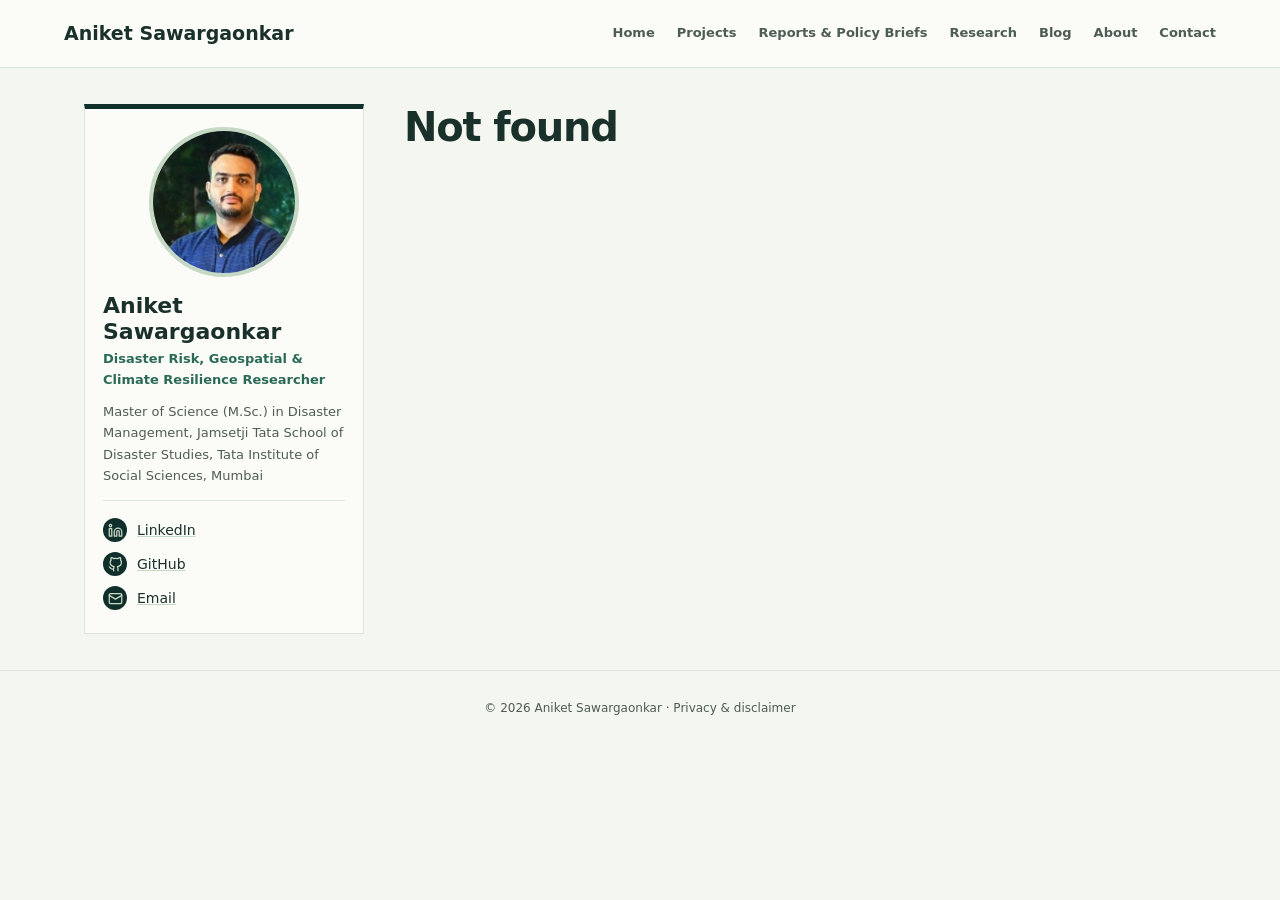
<file: item.html>
<!doctype html><html lang="en"><head><meta charset="utf-8"><meta name="viewport" content="width=device-width,initial-scale=1"><title>Aniket Sawargaonkar</title><meta name="description" content="Disaster Risk, Geospatial & Climate Resilience Researcher"><link rel="icon" type="image/png" sizes="32x32" href="favicon-32.png"><link rel="apple-touch-icon" href="apple-touch-icon.png"><link rel="preload" href="data/core.json?v=4bf79adf" as="fetch" crossorigin><link rel="preload" href="data/projects.json?v=4bf79adf" as="fetch" crossorigin><link rel="preload" href="assets/app.js?v=4bf79adf" as="script"><style>:root{--bg:#f4f6f0;--paper:#fbfcf8;--ink:#1a302a;--muted:#4d5c54;--line:#dce4dc;--forest:#102f2b;--teal:#428a77;--tt:#2c6a58;--mint:#c6d9c4}
@media(prefers-color-scheme:dark){:root{--bg:#101a18;--paper:#14221e;--ink:#edf2ec;--muted:#a9b8ae;--line:#33443b;--forest:#091c19;--teal:#82bca7;--tt:#82bca7;--mint:#38594b}}
*{box-sizing:border-box}body{margin:0;background:var(--bg);color:var(--ink);font:15px/1.65 Inter,system-ui,sans-serif}a{color:inherit;text-decoration:none}
.top{position:sticky;top:0;z-index:9;display:flex;justify-content:space-between;align-items:center;gap:16px;padding:0 5vw;height:68px;background:var(--paper);border-bottom:1px solid var(--line)}
.brand{font-weight:750;font-size:19px}.top nav{display:flex;gap:22px}.top nav a{font-size:13px;color:var(--muted);font-weight:600;padding:6px 0;border-bottom:2px solid transparent}.top nav a:hover,.top nav a.on{color:var(--ink);border-color:var(--tt)}#mb{display:none;background:none;border:0;font-size:22px;color:var(--ink)}
.lay{display:grid;grid-template-columns:280px 1fr;gap:40px;max-width:1240px;margin:auto;padding:36px 5vw}
.side{position:sticky;top:104px;align-self:start;background:var(--paper);border:1px solid var(--line);border-top:5px solid var(--forest);padding:18px}.side img{width:150px;aspect-ratio:4/5;object-fit:cover;display:block;margin:0 auto;border:4px solid var(--mint)}.side h2{margin:16px 0 2px;font-size:22px;line-height:1.2}.side .t{margin:0 0 10px;color:var(--tt);font-weight:650;font-size:13px}.side .a{margin:0 0 14px;color:var(--muted);font-size:13px}.side ul{list-style:none;margin:0;padding:12px 0 0;border-top:1px solid var(--line)}.side li a{display:flex;align-items:center;gap:10px;padding:5px 0;font-size:14px;text-decoration:underline;text-decoration-color:var(--mint)}.side i{width:24px;height:24px;border-radius:50%;background:var(--forest);color:var(--mint);display:grid;place-items:center;font:600 11px Georgia}
main h1{font-size:clamp(28px,4vw,40px);line-height:1.15;margin:0 0 10px;letter-spacing:-.03em}main h1 em{font-family:Georgia,serif;color:var(--tt);font-weight:400}main h2{margin:30px 0 8px;font-size:21px}main h2 em{font-family:Georgia,serif;color:var(--tt);font-weight:400}.lead{font-size:17px;color:var(--muted);max-width:680px}.eb{font-size:13px;letter-spacing:.14em;font-weight:800;color:var(--tt);margin:0 0 8px}
.grid{display:grid;grid-template-columns:repeat(auto-fill,minmax(250px,1fr));gap:20px;margin:22px 0}.card{background:var(--paper);border:1px solid var(--line);display:flex;flex-direction:column;transition:.2s}.card:hover{transform:translateY(-4px);box-shadow:0 12px 28px #0002;border-color:var(--tt)}.card img,.ph{width:100%;aspect-ratio:16/10;object-fit:cover}.ph{background:linear-gradient(135deg,var(--forest),var(--teal));color:#c6d9c4;padding:14px;display:flex;flex-direction:column;justify-content:space-between}.ph b{font:400 40px Georgia}.ph span{font-size:10px;letter-spacing:.14em;font-weight:700}.cb{padding:16px;display:flex;flex-direction:column;flex:1}.cb small{color:var(--tt);font-weight:700;font-size:10px;letter-spacing:.12em;text-transform:uppercase}.cb h3{margin:6px 0;font-size:17px;line-height:1.3}.cb p{margin:0 0 12px;color:var(--muted);font-size:13.5px;flex:1}.more{font-size:12px;font-weight:750;color:var(--tt)}
.ctl{display:flex;flex-wrap:wrap;gap:12px;margin-top:20px}.ctl input{flex:1;min-width:200px;padding:10px 14px;border:1px solid var(--line);background:var(--paper);color:var(--ink);font:inherit}.fl button,.btn{padding:9px 15px;border:1px solid var(--line);background:var(--paper);color:var(--ink);font:600 12px inherit;cursor:pointer}.fl button.on,.btn{background:var(--forest);color:#c6d9c4;border-color:var(--forest)}.btn{display:inline-block;margin-top:8px}
.meta{display:grid;grid-template-columns:repeat(auto-fit,minmax(150px,1fr));gap:1px;background:var(--line);border:1px solid var(--line);margin:22px 0}.meta div{background:var(--paper);padding:12px}.meta small{display:block;font-size:10px;letter-spacing:.12em;color:var(--tt);font-weight:800}.crumb{font-size:12px;color:var(--muted);margin-bottom:16px}.crumb a{text-decoration:underline}
.map{border:2px dashed var(--line);padding:30px;text-align:center;color:var(--muted);margin:10px 0;font-size:13px}.map img{max-width:100%}.tags span{display:inline-block;background:var(--mint);color:var(--forest);padding:4px 11px;margin:0 6px 6px 0;font-size:12px;font-weight:650;border-radius:20px}
.box{background:var(--paper);border:1px solid var(--line);padding:14px 18px;margin:10px 0}.box h3{margin:0 0 4px;font-size:16px}.box p{color:var(--muted);margin:2px 0;font-size:14px}
form{display:grid;gap:12px;max-width:560px;margin-top:18px}form input,form textarea{padding:11px 14px;border:1px solid var(--line);background:var(--paper);color:var(--ink);font:inherit}footer{text-align:center;padding:28px;color:var(--muted);font-size:12px;border-top:1px solid var(--line)}
@media(max-width:860px){.lay{grid-template-columns:1fr;gap:24px}.side{position:static;display:grid;grid-template-columns:110px 1fr;gap:4px 16px}.side img{grid-row:1/4;width:100%}.side ul{grid-column:1/3}#mb{display:block}.top nav{display:none;position:absolute;top:68px;left:0;right:0;background:var(--paper);flex-direction:column;padding:12px 5vw;gap:10px;border-bottom:1px solid var(--line)}.top nav.open{display:flex}}
.hi{font-size:17px;letter-spacing:.14em;margin-bottom:12px}.side i svg{display:block}.cb small,.meta small{font-size:11px}details.box summary{cursor:pointer;font-weight:650;font-size:15px;list-style:none}details.box summary::after{content:'+';float:right;color:var(--tt);font-size:20px;line-height:1}details[open].box summary::after{content:'−'}details.box p{margin:10px 0}details.box:hover{border-color:var(--teal)}
.side img{width:150px;height:150px;aspect-ratio:1;border-radius:50%;object-position:center 20%}
@media(max-width:860px){.side img{width:100px;height:100px}}
.im{position:relative}.im img{display:block}.ov{position:absolute;left:12px;bottom:12px;background:rgba(16,47,43,.88);color:#fff;font:700 11px/1 Inter,system-ui,sans-serif;letter-spacing:.14em;text-transform:uppercase;padding:7px 10px;border-radius:3px}
.side img{width:150px;height:150px;aspect-ratio:1;border-radius:50%;object-position:center 20%}
@media(max-width:860px){.side img{width:100px;height:100px}}
.im{position:relative}.im img{display:block}.ov{position:absolute;left:12px;bottom:12px;background:rgba(16,47,43,.88);color:#fff;font:700 11px/1 Inter,system-ui,sans-serif;letter-spacing:.14em;text-transform:uppercase;padding:7px 10px;border-radius:3px}
a.box{display:block}a.box:hover{border-color:var(--tt);transform:translateY(-2px)}.rw p{margin:2px 0 8px}
.si{max-width:100%;display:block;margin:10px 0 14px;border:1px solid var(--line)}
main p,.cb p,.box p{text-align:justify;text-justify:inter-word;hyphens:auto;-webkit-hyphens:auto}
.cr{margin:6px 0 10px;padding-left:20px}.cr li{margin:4px 0}.cr a{text-decoration:underline;color:var(--tt);font-weight:600}.cr span{color:var(--muted)}
.fl{display:flex;flex-wrap:wrap;gap:6px 0}
.acts{display:flex;flex-wrap:wrap;gap:8px;margin:8px 0}.acts .btn{margin-top:0}.btn.gh{display:inline-flex;align-items:center;gap:8px}.btn.gh svg{width:16px;height:16px;flex:none}
.btn.gh{display:inline-flex;align-items:center;gap:8px;margin:0 8px 8px 0}.btn.gh svg{flex:none}p.gh{margin:0}

/* perf: the width/height attributes reserve space (no layout shift), but they also
   land as presentational hints, so every sized image needs an explicit height rule
   or the attribute's pixel height wins over aspect-ratio. */
img,video{max-width:100%}.si,.map img,.map video{height:auto}.card picture,.im picture{display:block;width:100%}.card img,.im img,.ph{width:100%;height:auto;aspect-ratio:16/10;object-fit:cover;display:block}.side picture{display:block;width:150px;margin:0 auto}.side picture img{width:150px;height:150px}.map video{display:block;margin:auto}@media(max-width:860px){.side picture{width:100px;margin:0}.side picture img{width:100px;height:100px}}
</style><script src="assets/app.js?v=4bf79adf" defer></script></head><body data-page="item"><noscript><p style="padding:40px;font:15px/1.6 system-ui">This portfolio needs JavaScript enabled to display its content.</p></noscript></body></html>
</file>
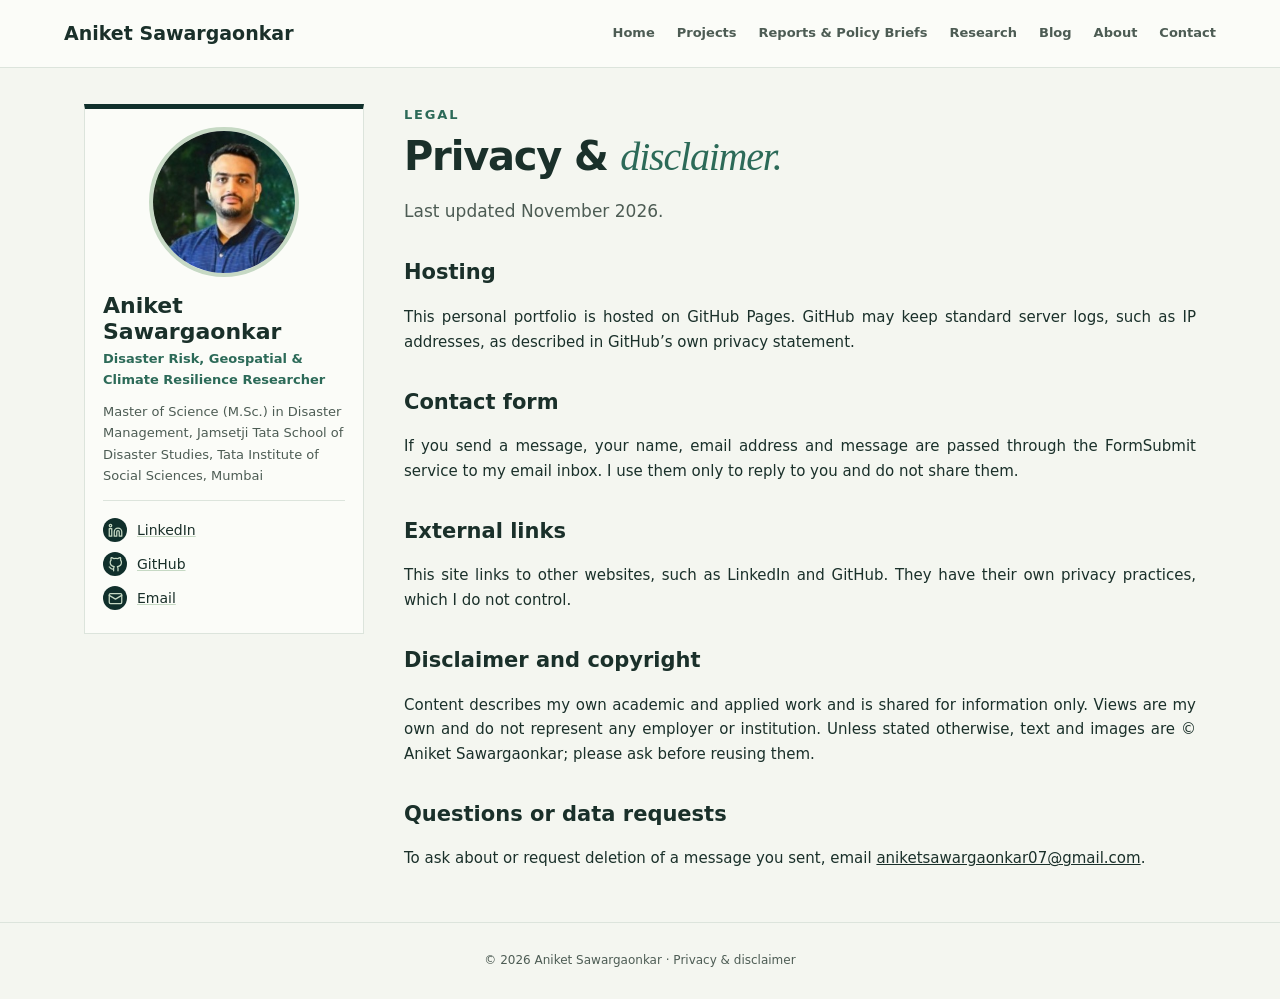
<file: privacy.html>
<!doctype html><html lang="en"><head><meta charset="utf-8"><meta name="viewport" content="width=device-width,initial-scale=1"><title>Aniket Sawargaonkar</title><meta name="description" content="Disaster Risk, Geospatial & Climate Resilience Researcher"><link rel="icon" type="image/png" sizes="32x32" href="favicon-32.png"><link rel="apple-touch-icon" href="apple-touch-icon.png"><link rel="preload" href="data/core.json?v=4bf79adf" as="fetch" crossorigin><link rel="preload" href="assets/app.js?v=4bf79adf" as="script"><style>:root{--bg:#f4f6f0;--paper:#fbfcf8;--ink:#1a302a;--muted:#4d5c54;--line:#dce4dc;--forest:#102f2b;--teal:#428a77;--tt:#2c6a58;--mint:#c6d9c4}
@media(prefers-color-scheme:dark){:root{--bg:#101a18;--paper:#14221e;--ink:#edf2ec;--muted:#a9b8ae;--line:#33443b;--forest:#091c19;--teal:#82bca7;--tt:#82bca7;--mint:#38594b}}
*{box-sizing:border-box}body{margin:0;background:var(--bg);color:var(--ink);font:15px/1.65 Inter,system-ui,sans-serif}a{color:inherit;text-decoration:none}
.top{position:sticky;top:0;z-index:9;display:flex;justify-content:space-between;align-items:center;gap:16px;padding:0 5vw;height:68px;background:var(--paper);border-bottom:1px solid var(--line)}
.brand{font-weight:750;font-size:19px}.top nav{display:flex;gap:22px}.top nav a{font-size:13px;color:var(--muted);font-weight:600;padding:6px 0;border-bottom:2px solid transparent}.top nav a:hover,.top nav a.on{color:var(--ink);border-color:var(--tt)}#mb{display:none;background:none;border:0;font-size:22px;color:var(--ink)}
.lay{display:grid;grid-template-columns:280px 1fr;gap:40px;max-width:1240px;margin:auto;padding:36px 5vw}
.side{position:sticky;top:104px;align-self:start;background:var(--paper);border:1px solid var(--line);border-top:5px solid var(--forest);padding:18px}.side img{width:150px;aspect-ratio:4/5;object-fit:cover;display:block;margin:0 auto;border:4px solid var(--mint)}.side h2{margin:16px 0 2px;font-size:22px;line-height:1.2}.side .t{margin:0 0 10px;color:var(--tt);font-weight:650;font-size:13px}.side .a{margin:0 0 14px;color:var(--muted);font-size:13px}.side ul{list-style:none;margin:0;padding:12px 0 0;border-top:1px solid var(--line)}.side li a{display:flex;align-items:center;gap:10px;padding:5px 0;font-size:14px;text-decoration:underline;text-decoration-color:var(--mint)}.side i{width:24px;height:24px;border-radius:50%;background:var(--forest);color:var(--mint);display:grid;place-items:center;font:600 11px Georgia}
main h1{font-size:clamp(28px,4vw,40px);line-height:1.15;margin:0 0 10px;letter-spacing:-.03em}main h1 em{font-family:Georgia,serif;color:var(--tt);font-weight:400}main h2{margin:30px 0 8px;font-size:21px}main h2 em{font-family:Georgia,serif;color:var(--tt);font-weight:400}.lead{font-size:17px;color:var(--muted);max-width:680px}.eb{font-size:13px;letter-spacing:.14em;font-weight:800;color:var(--tt);margin:0 0 8px}
.grid{display:grid;grid-template-columns:repeat(auto-fill,minmax(250px,1fr));gap:20px;margin:22px 0}.card{background:var(--paper);border:1px solid var(--line);display:flex;flex-direction:column;transition:.2s}.card:hover{transform:translateY(-4px);box-shadow:0 12px 28px #0002;border-color:var(--tt)}.card img,.ph{width:100%;aspect-ratio:16/10;object-fit:cover}.ph{background:linear-gradient(135deg,var(--forest),var(--teal));color:#c6d9c4;padding:14px;display:flex;flex-direction:column;justify-content:space-between}.ph b{font:400 40px Georgia}.ph span{font-size:10px;letter-spacing:.14em;font-weight:700}.cb{padding:16px;display:flex;flex-direction:column;flex:1}.cb small{color:var(--tt);font-weight:700;font-size:10px;letter-spacing:.12em;text-transform:uppercase}.cb h3{margin:6px 0;font-size:17px;line-height:1.3}.cb p{margin:0 0 12px;color:var(--muted);font-size:13.5px;flex:1}.more{font-size:12px;font-weight:750;color:var(--tt)}
.ctl{display:flex;flex-wrap:wrap;gap:12px;margin-top:20px}.ctl input{flex:1;min-width:200px;padding:10px 14px;border:1px solid var(--line);background:var(--paper);color:var(--ink);font:inherit}.fl button,.btn{padding:9px 15px;border:1px solid var(--line);background:var(--paper);color:var(--ink);font:600 12px inherit;cursor:pointer}.fl button.on,.btn{background:var(--forest);color:#c6d9c4;border-color:var(--forest)}.btn{display:inline-block;margin-top:8px}
.meta{display:grid;grid-template-columns:repeat(auto-fit,minmax(150px,1fr));gap:1px;background:var(--line);border:1px solid var(--line);margin:22px 0}.meta div{background:var(--paper);padding:12px}.meta small{display:block;font-size:10px;letter-spacing:.12em;color:var(--tt);font-weight:800}.crumb{font-size:12px;color:var(--muted);margin-bottom:16px}.crumb a{text-decoration:underline}
.map{border:2px dashed var(--line);padding:30px;text-align:center;color:var(--muted);margin:10px 0;font-size:13px}.map img{max-width:100%}.tags span{display:inline-block;background:var(--mint);color:var(--forest);padding:4px 11px;margin:0 6px 6px 0;font-size:12px;font-weight:650;border-radius:20px}
.box{background:var(--paper);border:1px solid var(--line);padding:14px 18px;margin:10px 0}.box h3{margin:0 0 4px;font-size:16px}.box p{color:var(--muted);margin:2px 0;font-size:14px}
form{display:grid;gap:12px;max-width:560px;margin-top:18px}form input,form textarea{padding:11px 14px;border:1px solid var(--line);background:var(--paper);color:var(--ink);font:inherit}footer{text-align:center;padding:28px;color:var(--muted);font-size:12px;border-top:1px solid var(--line)}
@media(max-width:860px){.lay{grid-template-columns:1fr;gap:24px}.side{position:static;display:grid;grid-template-columns:110px 1fr;gap:4px 16px}.side img{grid-row:1/4;width:100%}.side ul{grid-column:1/3}#mb{display:block}.top nav{display:none;position:absolute;top:68px;left:0;right:0;background:var(--paper);flex-direction:column;padding:12px 5vw;gap:10px;border-bottom:1px solid var(--line)}.top nav.open{display:flex}}
.hi{font-size:17px;letter-spacing:.14em;margin-bottom:12px}.side i svg{display:block}.cb small,.meta small{font-size:11px}details.box summary{cursor:pointer;font-weight:650;font-size:15px;list-style:none}details.box summary::after{content:'+';float:right;color:var(--tt);font-size:20px;line-height:1}details[open].box summary::after{content:'−'}details.box p{margin:10px 0}details.box:hover{border-color:var(--teal)}
.side img{width:150px;height:150px;aspect-ratio:1;border-radius:50%;object-position:center 20%}
@media(max-width:860px){.side img{width:100px;height:100px}}
.im{position:relative}.im img{display:block}.ov{position:absolute;left:12px;bottom:12px;background:rgba(16,47,43,.88);color:#fff;font:700 11px/1 Inter,system-ui,sans-serif;letter-spacing:.14em;text-transform:uppercase;padding:7px 10px;border-radius:3px}
.side img{width:150px;height:150px;aspect-ratio:1;border-radius:50%;object-position:center 20%}
@media(max-width:860px){.side img{width:100px;height:100px}}
.im{position:relative}.im img{display:block}.ov{position:absolute;left:12px;bottom:12px;background:rgba(16,47,43,.88);color:#fff;font:700 11px/1 Inter,system-ui,sans-serif;letter-spacing:.14em;text-transform:uppercase;padding:7px 10px;border-radius:3px}
a.box{display:block}a.box:hover{border-color:var(--tt);transform:translateY(-2px)}.rw p{margin:2px 0 8px}
.si{max-width:100%;display:block;margin:10px 0 14px;border:1px solid var(--line)}
main p,.cb p,.box p{text-align:justify;text-justify:inter-word;hyphens:auto;-webkit-hyphens:auto}
.cr{margin:6px 0 10px;padding-left:20px}.cr li{margin:4px 0}.cr a{text-decoration:underline;color:var(--tt);font-weight:600}.cr span{color:var(--muted)}
.fl{display:flex;flex-wrap:wrap;gap:6px 0}
.acts{display:flex;flex-wrap:wrap;gap:8px;margin:8px 0}.acts .btn{margin-top:0}.btn.gh{display:inline-flex;align-items:center;gap:8px}.btn.gh svg{width:16px;height:16px;flex:none}
.btn.gh{display:inline-flex;align-items:center;gap:8px;margin:0 8px 8px 0}.btn.gh svg{flex:none}p.gh{margin:0}

/* perf: the width/height attributes reserve space (no layout shift), but they also
   land as presentational hints, so every sized image needs an explicit height rule
   or the attribute's pixel height wins over aspect-ratio. */
img,video{max-width:100%}.si,.map img,.map video{height:auto}.card picture,.im picture{display:block;width:100%}.card img,.im img,.ph{width:100%;height:auto;aspect-ratio:16/10;object-fit:cover;display:block}.side picture{display:block;width:150px;margin:0 auto}.side picture img{width:150px;height:150px}.map video{display:block;margin:auto}@media(max-width:860px){.side picture{width:100px;margin:0}.side picture img{width:100px;height:100px}}
</style><script src="assets/app.js?v=4bf79adf" defer></script></head><body data-page="privacy"><noscript><p style="padding:40px;font:15px/1.6 system-ui">This portfolio needs JavaScript enabled to display its content.</p></noscript></body></html>
</file>
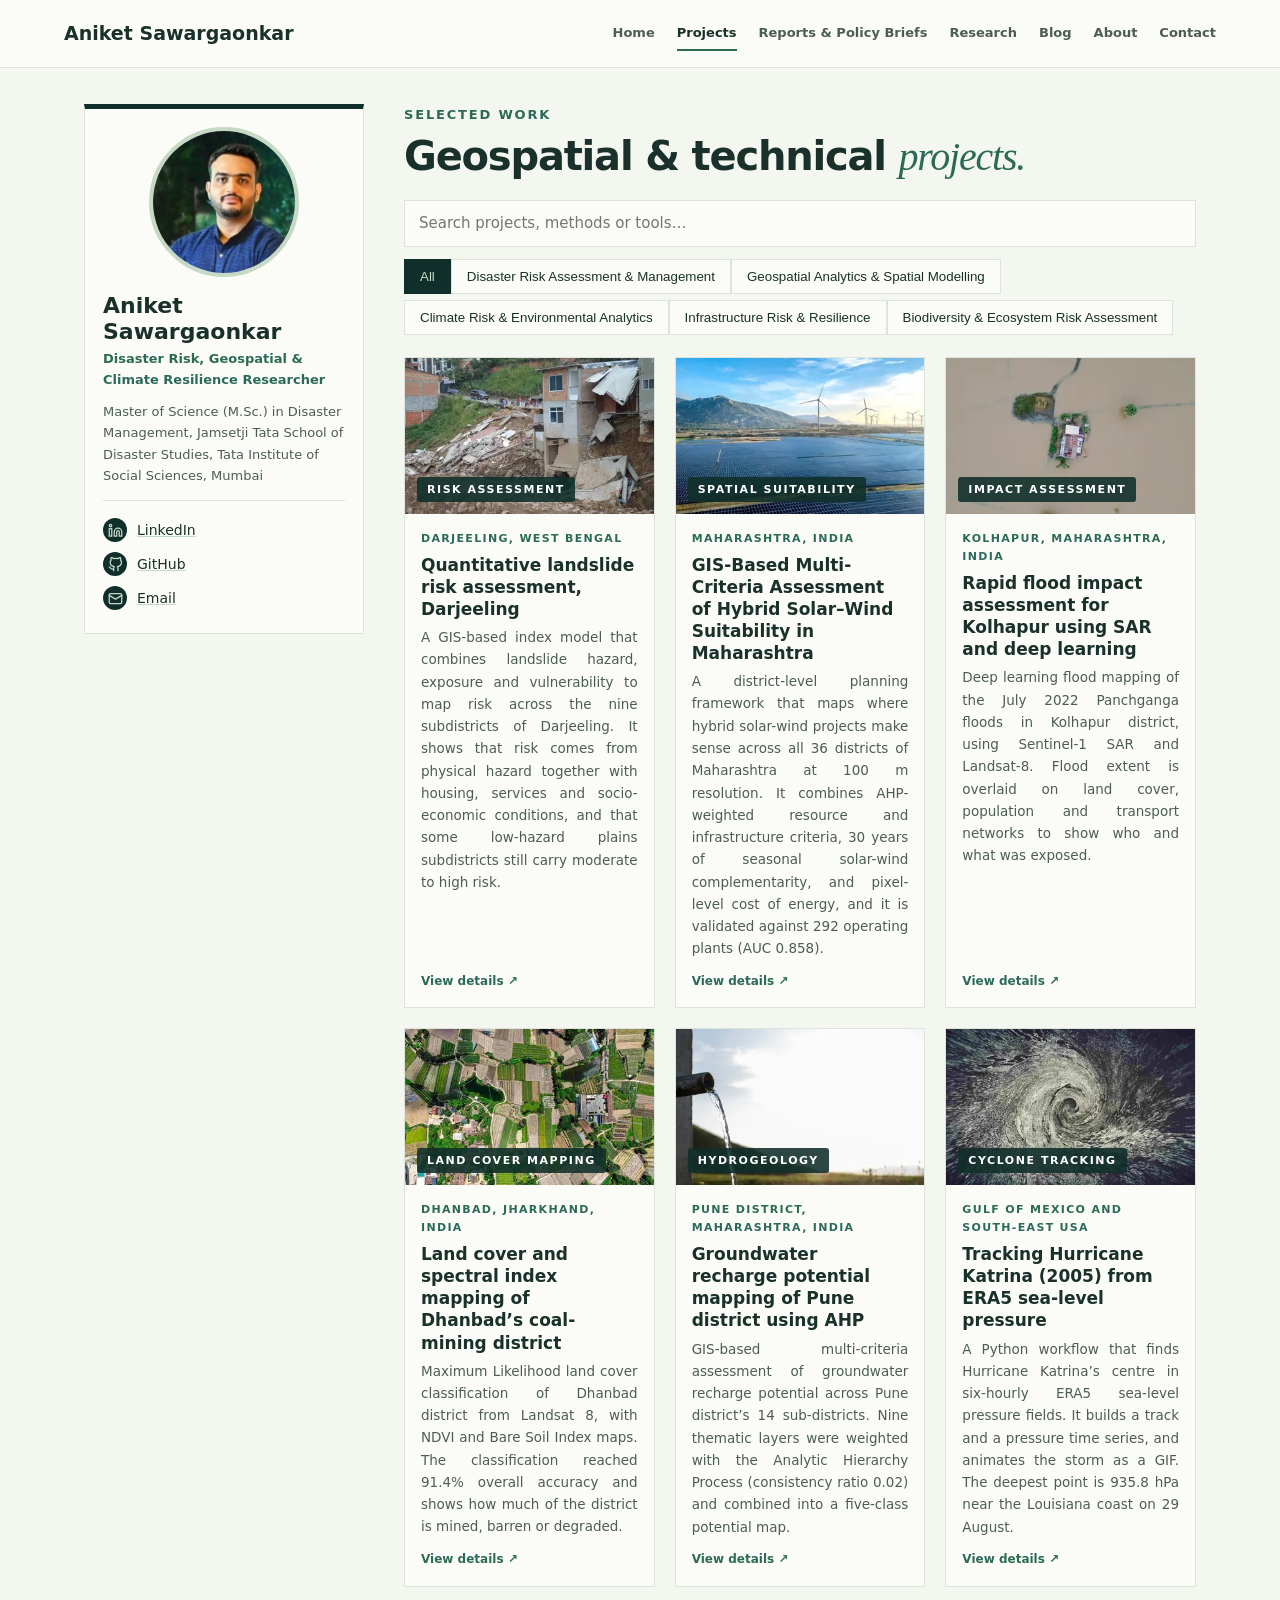
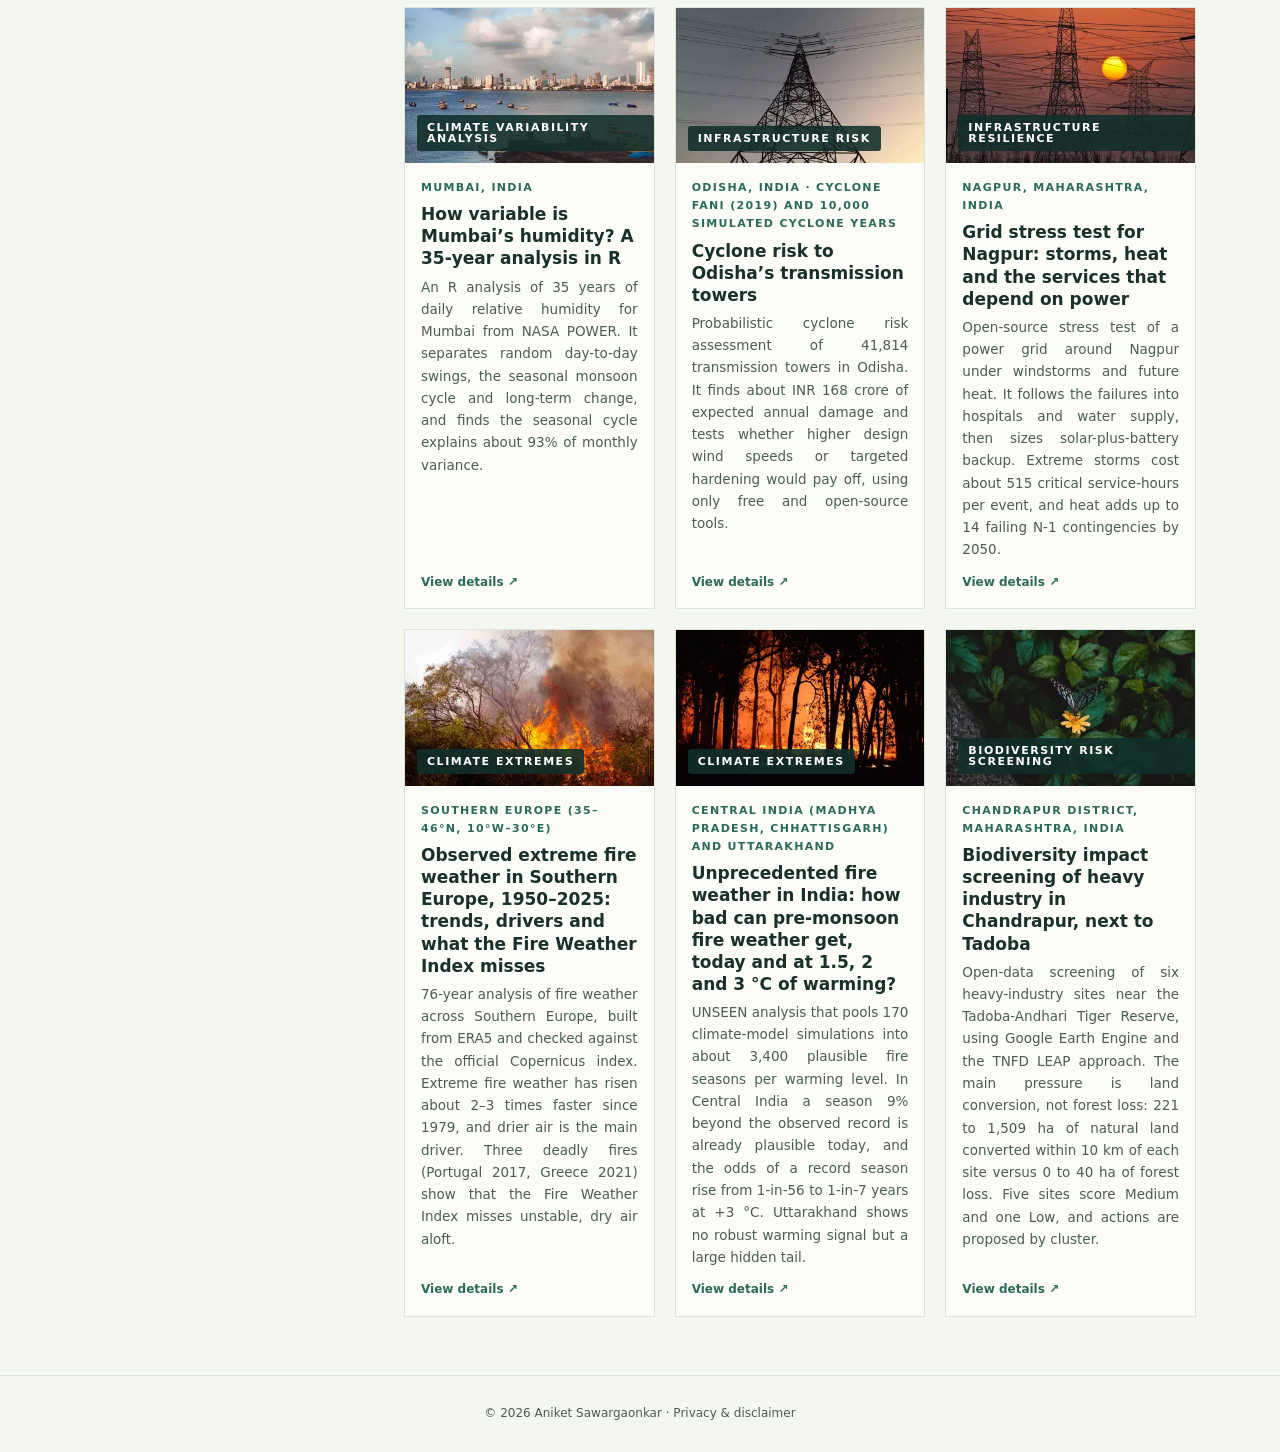
<file: projects.html>
<!doctype html><html lang="en"><head><meta charset="utf-8"><meta name="viewport" content="width=device-width,initial-scale=1"><title>Aniket Sawargaonkar</title><meta name="description" content="Disaster Risk, Geospatial & Climate Resilience Researcher"><link rel="icon" type="image/png" sizes="32x32" href="favicon-32.png"><link rel="apple-touch-icon" href="apple-touch-icon.png"><link rel="preload" href="data/core.json?v=4bf79adf" as="fetch" crossorigin><link rel="preload" href="data/projects.json?v=4bf79adf" as="fetch" crossorigin><link rel="preload" href="assets/app.js?v=4bf79adf" as="script"><style>:root{--bg:#f4f6f0;--paper:#fbfcf8;--ink:#1a302a;--muted:#4d5c54;--line:#dce4dc;--forest:#102f2b;--teal:#428a77;--tt:#2c6a58;--mint:#c6d9c4}
@media(prefers-color-scheme:dark){:root{--bg:#101a18;--paper:#14221e;--ink:#edf2ec;--muted:#a9b8ae;--line:#33443b;--forest:#091c19;--teal:#82bca7;--tt:#82bca7;--mint:#38594b}}
*{box-sizing:border-box}body{margin:0;background:var(--bg);color:var(--ink);font:15px/1.65 Inter,system-ui,sans-serif}a{color:inherit;text-decoration:none}
.top{position:sticky;top:0;z-index:9;display:flex;justify-content:space-between;align-items:center;gap:16px;padding:0 5vw;height:68px;background:var(--paper);border-bottom:1px solid var(--line)}
.brand{font-weight:750;font-size:19px}.top nav{display:flex;gap:22px}.top nav a{font-size:13px;color:var(--muted);font-weight:600;padding:6px 0;border-bottom:2px solid transparent}.top nav a:hover,.top nav a.on{color:var(--ink);border-color:var(--tt)}#mb{display:none;background:none;border:0;font-size:22px;color:var(--ink)}
.lay{display:grid;grid-template-columns:280px 1fr;gap:40px;max-width:1240px;margin:auto;padding:36px 5vw}
.side{position:sticky;top:104px;align-self:start;background:var(--paper);border:1px solid var(--line);border-top:5px solid var(--forest);padding:18px}.side img{width:150px;aspect-ratio:4/5;object-fit:cover;display:block;margin:0 auto;border:4px solid var(--mint)}.side h2{margin:16px 0 2px;font-size:22px;line-height:1.2}.side .t{margin:0 0 10px;color:var(--tt);font-weight:650;font-size:13px}.side .a{margin:0 0 14px;color:var(--muted);font-size:13px}.side ul{list-style:none;margin:0;padding:12px 0 0;border-top:1px solid var(--line)}.side li a{display:flex;align-items:center;gap:10px;padding:5px 0;font-size:14px;text-decoration:underline;text-decoration-color:var(--mint)}.side i{width:24px;height:24px;border-radius:50%;background:var(--forest);color:var(--mint);display:grid;place-items:center;font:600 11px Georgia}
main h1{font-size:clamp(28px,4vw,40px);line-height:1.15;margin:0 0 10px;letter-spacing:-.03em}main h1 em{font-family:Georgia,serif;color:var(--tt);font-weight:400}main h2{margin:30px 0 8px;font-size:21px}main h2 em{font-family:Georgia,serif;color:var(--tt);font-weight:400}.lead{font-size:17px;color:var(--muted);max-width:680px}.eb{font-size:13px;letter-spacing:.14em;font-weight:800;color:var(--tt);margin:0 0 8px}
.grid{display:grid;grid-template-columns:repeat(auto-fill,minmax(250px,1fr));gap:20px;margin:22px 0}.card{background:var(--paper);border:1px solid var(--line);display:flex;flex-direction:column;transition:.2s}.card:hover{transform:translateY(-4px);box-shadow:0 12px 28px #0002;border-color:var(--tt)}.card img,.ph{width:100%;aspect-ratio:16/10;object-fit:cover}.ph{background:linear-gradient(135deg,var(--forest),var(--teal));color:#c6d9c4;padding:14px;display:flex;flex-direction:column;justify-content:space-between}.ph b{font:400 40px Georgia}.ph span{font-size:10px;letter-spacing:.14em;font-weight:700}.cb{padding:16px;display:flex;flex-direction:column;flex:1}.cb small{color:var(--tt);font-weight:700;font-size:10px;letter-spacing:.12em;text-transform:uppercase}.cb h3{margin:6px 0;font-size:17px;line-height:1.3}.cb p{margin:0 0 12px;color:var(--muted);font-size:13.5px;flex:1}.more{font-size:12px;font-weight:750;color:var(--tt)}
.ctl{display:flex;flex-wrap:wrap;gap:12px;margin-top:20px}.ctl input{flex:1;min-width:200px;padding:10px 14px;border:1px solid var(--line);background:var(--paper);color:var(--ink);font:inherit}.fl button,.btn{padding:9px 15px;border:1px solid var(--line);background:var(--paper);color:var(--ink);font:600 12px inherit;cursor:pointer}.fl button.on,.btn{background:var(--forest);color:#c6d9c4;border-color:var(--forest)}.btn{display:inline-block;margin-top:8px}
.meta{display:grid;grid-template-columns:repeat(auto-fit,minmax(150px,1fr));gap:1px;background:var(--line);border:1px solid var(--line);margin:22px 0}.meta div{background:var(--paper);padding:12px}.meta small{display:block;font-size:10px;letter-spacing:.12em;color:var(--tt);font-weight:800}.crumb{font-size:12px;color:var(--muted);margin-bottom:16px}.crumb a{text-decoration:underline}
.map{border:2px dashed var(--line);padding:30px;text-align:center;color:var(--muted);margin:10px 0;font-size:13px}.map img{max-width:100%}.tags span{display:inline-block;background:var(--mint);color:var(--forest);padding:4px 11px;margin:0 6px 6px 0;font-size:12px;font-weight:650;border-radius:20px}
.box{background:var(--paper);border:1px solid var(--line);padding:14px 18px;margin:10px 0}.box h3{margin:0 0 4px;font-size:16px}.box p{color:var(--muted);margin:2px 0;font-size:14px}
form{display:grid;gap:12px;max-width:560px;margin-top:18px}form input,form textarea{padding:11px 14px;border:1px solid var(--line);background:var(--paper);color:var(--ink);font:inherit}footer{text-align:center;padding:28px;color:var(--muted);font-size:12px;border-top:1px solid var(--line)}
@media(max-width:860px){.lay{grid-template-columns:1fr;gap:24px}.side{position:static;display:grid;grid-template-columns:110px 1fr;gap:4px 16px}.side img{grid-row:1/4;width:100%}.side ul{grid-column:1/3}#mb{display:block}.top nav{display:none;position:absolute;top:68px;left:0;right:0;background:var(--paper);flex-direction:column;padding:12px 5vw;gap:10px;border-bottom:1px solid var(--line)}.top nav.open{display:flex}}
.hi{font-size:17px;letter-spacing:.14em;margin-bottom:12px}.side i svg{display:block}.cb small,.meta small{font-size:11px}details.box summary{cursor:pointer;font-weight:650;font-size:15px;list-style:none}details.box summary::after{content:'+';float:right;color:var(--tt);font-size:20px;line-height:1}details[open].box summary::after{content:'−'}details.box p{margin:10px 0}details.box:hover{border-color:var(--teal)}
.side img{width:150px;height:150px;aspect-ratio:1;border-radius:50%;object-position:center 20%}
@media(max-width:860px){.side img{width:100px;height:100px}}
.im{position:relative}.im img{display:block}.ov{position:absolute;left:12px;bottom:12px;background:rgba(16,47,43,.88);color:#fff;font:700 11px/1 Inter,system-ui,sans-serif;letter-spacing:.14em;text-transform:uppercase;padding:7px 10px;border-radius:3px}
.side img{width:150px;height:150px;aspect-ratio:1;border-radius:50%;object-position:center 20%}
@media(max-width:860px){.side img{width:100px;height:100px}}
.im{position:relative}.im img{display:block}.ov{position:absolute;left:12px;bottom:12px;background:rgba(16,47,43,.88);color:#fff;font:700 11px/1 Inter,system-ui,sans-serif;letter-spacing:.14em;text-transform:uppercase;padding:7px 10px;border-radius:3px}
a.box{display:block}a.box:hover{border-color:var(--tt);transform:translateY(-2px)}.rw p{margin:2px 0 8px}
.si{max-width:100%;display:block;margin:10px 0 14px;border:1px solid var(--line)}
main p,.cb p,.box p{text-align:justify;text-justify:inter-word;hyphens:auto;-webkit-hyphens:auto}
.cr{margin:6px 0 10px;padding-left:20px}.cr li{margin:4px 0}.cr a{text-decoration:underline;color:var(--tt);font-weight:600}.cr span{color:var(--muted)}
.fl{display:flex;flex-wrap:wrap;gap:6px 0}
.acts{display:flex;flex-wrap:wrap;gap:8px;margin:8px 0}.acts .btn{margin-top:0}.btn.gh{display:inline-flex;align-items:center;gap:8px}.btn.gh svg{width:16px;height:16px;flex:none}
.btn.gh{display:inline-flex;align-items:center;gap:8px;margin:0 8px 8px 0}.btn.gh svg{flex:none}p.gh{margin:0}

/* perf: the width/height attributes reserve space (no layout shift), but they also
   land as presentational hints, so every sized image needs an explicit height rule
   or the attribute's pixel height wins over aspect-ratio. */
img,video{max-width:100%}.si,.map img,.map video{height:auto}.card picture,.im picture{display:block;width:100%}.card img,.im img,.ph{width:100%;height:auto;aspect-ratio:16/10;object-fit:cover;display:block}.side picture{display:block;width:150px;margin:0 auto}.side picture img{width:150px;height:150px}.map video{display:block;margin:auto}@media(max-width:860px){.side picture{width:100px;margin:0}.side picture img{width:100px;height:100px}}
</style><script src="assets/app.js?v=4bf79adf" defer></script></head><body data-page="projects"><noscript><p style="padding:40px;font:15px/1.6 system-ui">This portfolio needs JavaScript enabled to display its content.</p></noscript></body></html>
</file>
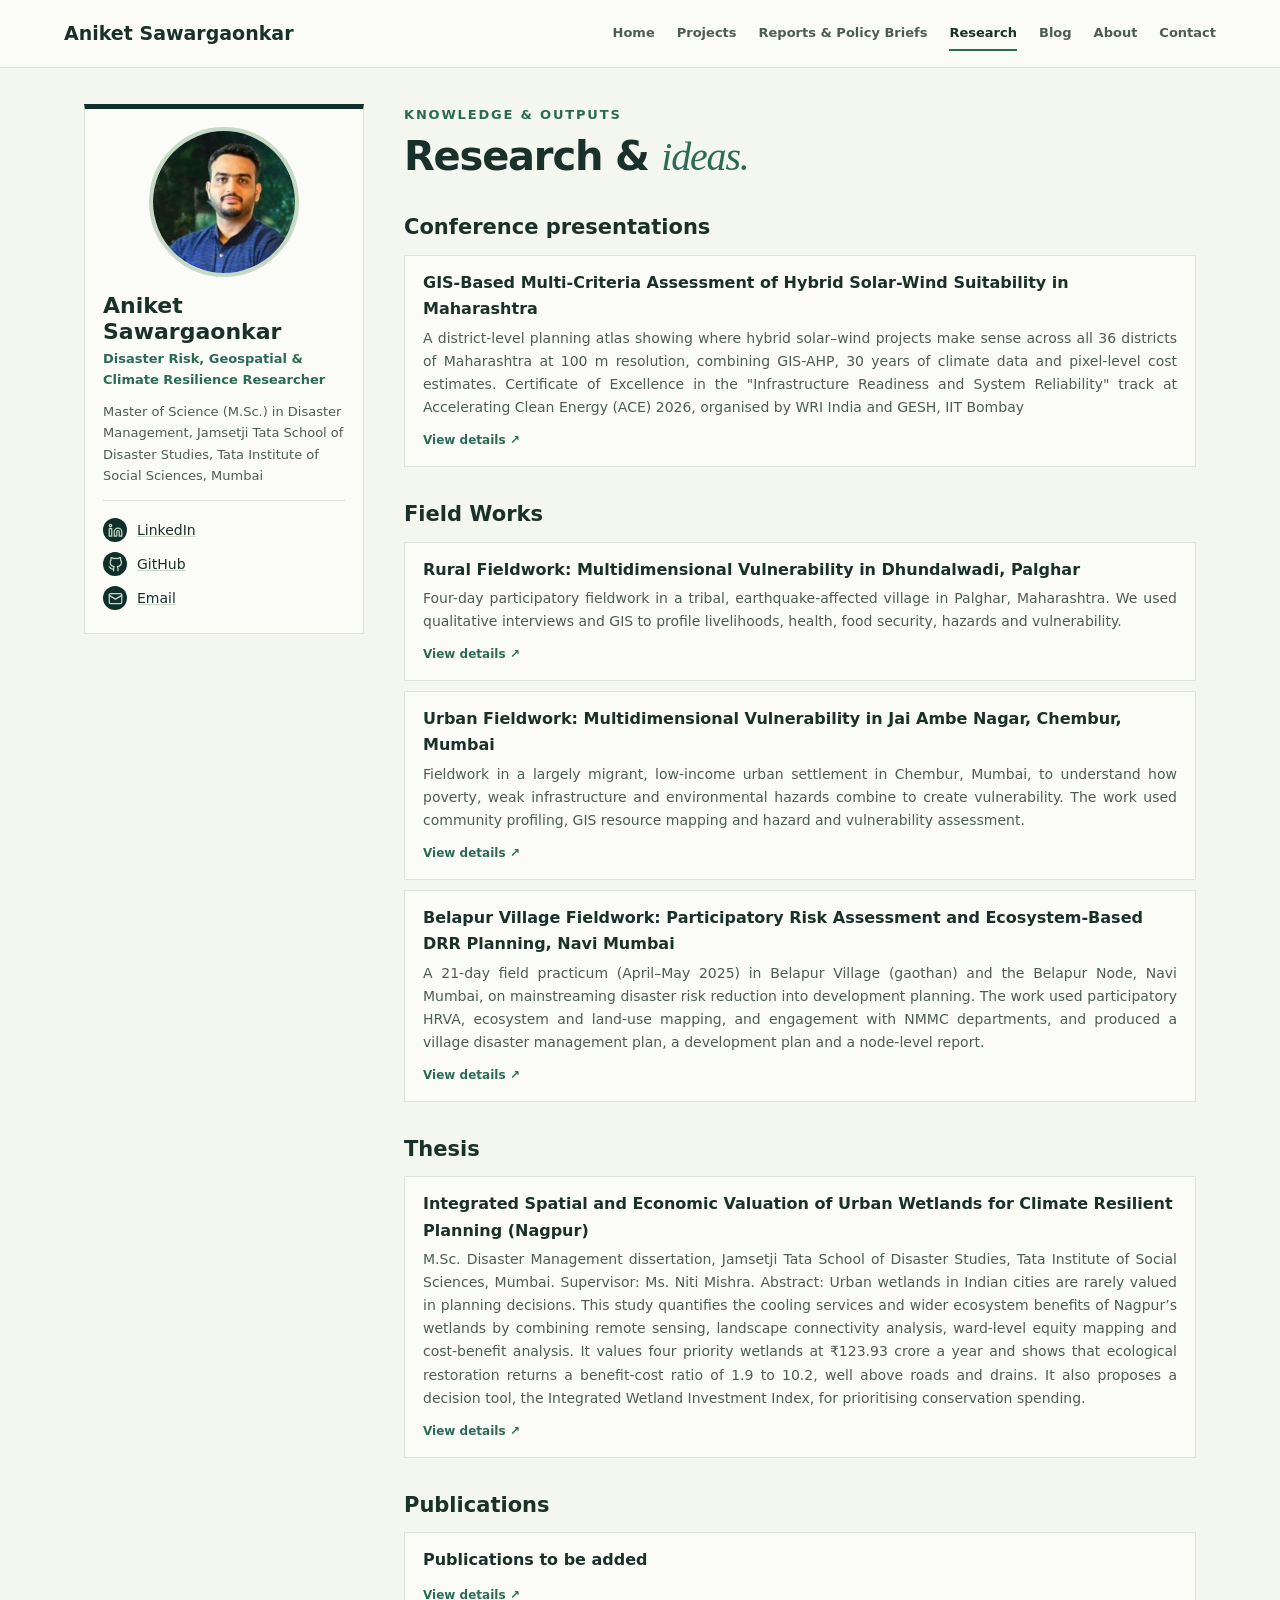
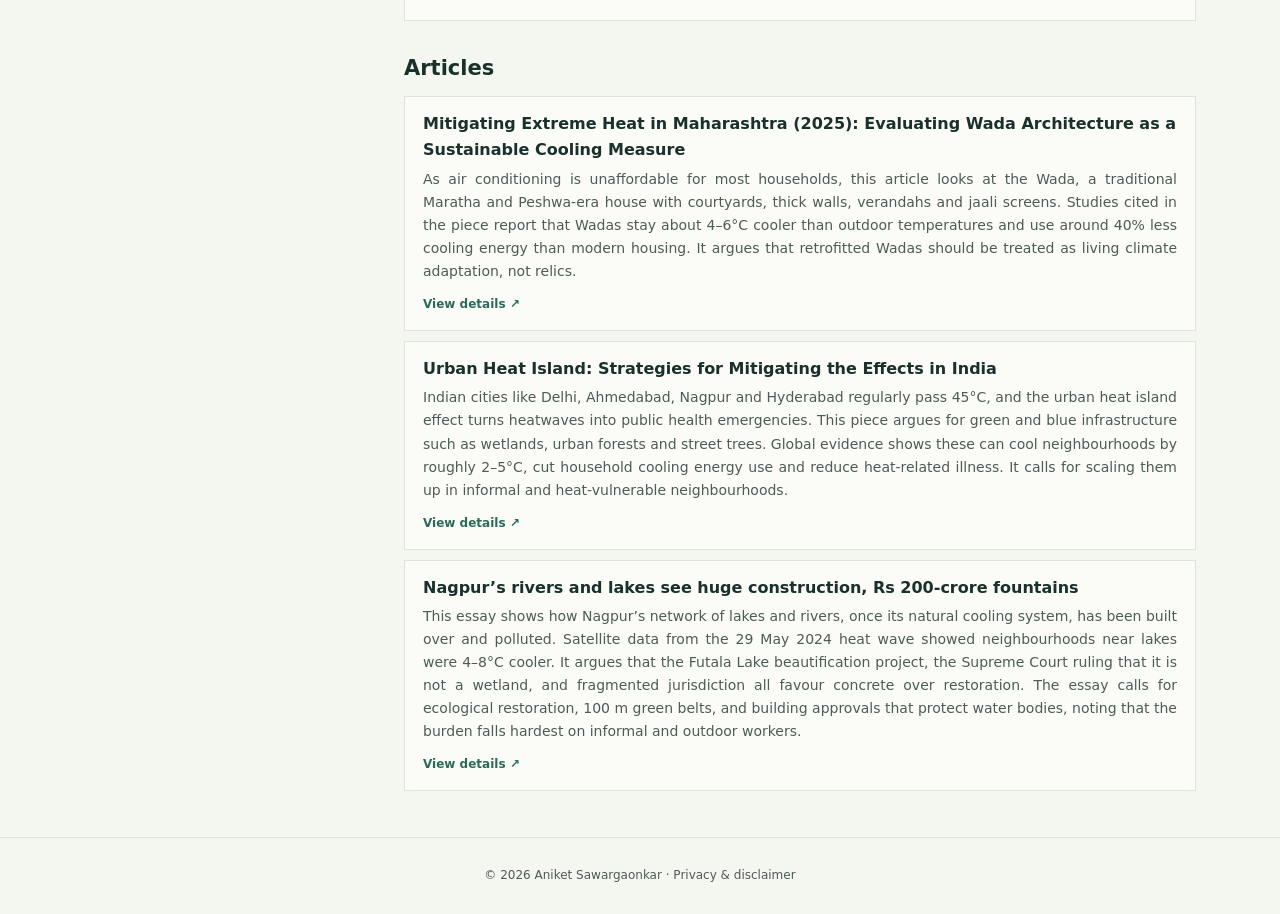
<file: research.html>
<!doctype html><html lang="en"><head><meta charset="utf-8"><meta name="viewport" content="width=device-width,initial-scale=1"><title>Aniket Sawargaonkar</title><meta name="description" content="Disaster Risk, Geospatial & Climate Resilience Researcher"><link rel="icon" type="image/png" sizes="32x32" href="favicon-32.png"><link rel="apple-touch-icon" href="apple-touch-icon.png"><link rel="preload" href="data/core.json?v=4bf79adf" as="fetch" crossorigin><link rel="preload" href="data/research.json?v=4bf79adf" as="fetch" crossorigin><link rel="preload" href="assets/app.js?v=4bf79adf" as="script"><style>:root{--bg:#f4f6f0;--paper:#fbfcf8;--ink:#1a302a;--muted:#4d5c54;--line:#dce4dc;--forest:#102f2b;--teal:#428a77;--tt:#2c6a58;--mint:#c6d9c4}
@media(prefers-color-scheme:dark){:root{--bg:#101a18;--paper:#14221e;--ink:#edf2ec;--muted:#a9b8ae;--line:#33443b;--forest:#091c19;--teal:#82bca7;--tt:#82bca7;--mint:#38594b}}
*{box-sizing:border-box}body{margin:0;background:var(--bg);color:var(--ink);font:15px/1.65 Inter,system-ui,sans-serif}a{color:inherit;text-decoration:none}
.top{position:sticky;top:0;z-index:9;display:flex;justify-content:space-between;align-items:center;gap:16px;padding:0 5vw;height:68px;background:var(--paper);border-bottom:1px solid var(--line)}
.brand{font-weight:750;font-size:19px}.top nav{display:flex;gap:22px}.top nav a{font-size:13px;color:var(--muted);font-weight:600;padding:6px 0;border-bottom:2px solid transparent}.top nav a:hover,.top nav a.on{color:var(--ink);border-color:var(--tt)}#mb{display:none;background:none;border:0;font-size:22px;color:var(--ink)}
.lay{display:grid;grid-template-columns:280px 1fr;gap:40px;max-width:1240px;margin:auto;padding:36px 5vw}
.side{position:sticky;top:104px;align-self:start;background:var(--paper);border:1px solid var(--line);border-top:5px solid var(--forest);padding:18px}.side img{width:150px;aspect-ratio:4/5;object-fit:cover;display:block;margin:0 auto;border:4px solid var(--mint)}.side h2{margin:16px 0 2px;font-size:22px;line-height:1.2}.side .t{margin:0 0 10px;color:var(--tt);font-weight:650;font-size:13px}.side .a{margin:0 0 14px;color:var(--muted);font-size:13px}.side ul{list-style:none;margin:0;padding:12px 0 0;border-top:1px solid var(--line)}.side li a{display:flex;align-items:center;gap:10px;padding:5px 0;font-size:14px;text-decoration:underline;text-decoration-color:var(--mint)}.side i{width:24px;height:24px;border-radius:50%;background:var(--forest);color:var(--mint);display:grid;place-items:center;font:600 11px Georgia}
main h1{font-size:clamp(28px,4vw,40px);line-height:1.15;margin:0 0 10px;letter-spacing:-.03em}main h1 em{font-family:Georgia,serif;color:var(--tt);font-weight:400}main h2{margin:30px 0 8px;font-size:21px}main h2 em{font-family:Georgia,serif;color:var(--tt);font-weight:400}.lead{font-size:17px;color:var(--muted);max-width:680px}.eb{font-size:13px;letter-spacing:.14em;font-weight:800;color:var(--tt);margin:0 0 8px}
.grid{display:grid;grid-template-columns:repeat(auto-fill,minmax(250px,1fr));gap:20px;margin:22px 0}.card{background:var(--paper);border:1px solid var(--line);display:flex;flex-direction:column;transition:.2s}.card:hover{transform:translateY(-4px);box-shadow:0 12px 28px #0002;border-color:var(--tt)}.card img,.ph{width:100%;aspect-ratio:16/10;object-fit:cover}.ph{background:linear-gradient(135deg,var(--forest),var(--teal));color:#c6d9c4;padding:14px;display:flex;flex-direction:column;justify-content:space-between}.ph b{font:400 40px Georgia}.ph span{font-size:10px;letter-spacing:.14em;font-weight:700}.cb{padding:16px;display:flex;flex-direction:column;flex:1}.cb small{color:var(--tt);font-weight:700;font-size:10px;letter-spacing:.12em;text-transform:uppercase}.cb h3{margin:6px 0;font-size:17px;line-height:1.3}.cb p{margin:0 0 12px;color:var(--muted);font-size:13.5px;flex:1}.more{font-size:12px;font-weight:750;color:var(--tt)}
.ctl{display:flex;flex-wrap:wrap;gap:12px;margin-top:20px}.ctl input{flex:1;min-width:200px;padding:10px 14px;border:1px solid var(--line);background:var(--paper);color:var(--ink);font:inherit}.fl button,.btn{padding:9px 15px;border:1px solid var(--line);background:var(--paper);color:var(--ink);font:600 12px inherit;cursor:pointer}.fl button.on,.btn{background:var(--forest);color:#c6d9c4;border-color:var(--forest)}.btn{display:inline-block;margin-top:8px}
.meta{display:grid;grid-template-columns:repeat(auto-fit,minmax(150px,1fr));gap:1px;background:var(--line);border:1px solid var(--line);margin:22px 0}.meta div{background:var(--paper);padding:12px}.meta small{display:block;font-size:10px;letter-spacing:.12em;color:var(--tt);font-weight:800}.crumb{font-size:12px;color:var(--muted);margin-bottom:16px}.crumb a{text-decoration:underline}
.map{border:2px dashed var(--line);padding:30px;text-align:center;color:var(--muted);margin:10px 0;font-size:13px}.map img{max-width:100%}.tags span{display:inline-block;background:var(--mint);color:var(--forest);padding:4px 11px;margin:0 6px 6px 0;font-size:12px;font-weight:650;border-radius:20px}
.box{background:var(--paper);border:1px solid var(--line);padding:14px 18px;margin:10px 0}.box h3{margin:0 0 4px;font-size:16px}.box p{color:var(--muted);margin:2px 0;font-size:14px}
form{display:grid;gap:12px;max-width:560px;margin-top:18px}form input,form textarea{padding:11px 14px;border:1px solid var(--line);background:var(--paper);color:var(--ink);font:inherit}footer{text-align:center;padding:28px;color:var(--muted);font-size:12px;border-top:1px solid var(--line)}
@media(max-width:860px){.lay{grid-template-columns:1fr;gap:24px}.side{position:static;display:grid;grid-template-columns:110px 1fr;gap:4px 16px}.side img{grid-row:1/4;width:100%}.side ul{grid-column:1/3}#mb{display:block}.top nav{display:none;position:absolute;top:68px;left:0;right:0;background:var(--paper);flex-direction:column;padding:12px 5vw;gap:10px;border-bottom:1px solid var(--line)}.top nav.open{display:flex}}
.hi{font-size:17px;letter-spacing:.14em;margin-bottom:12px}.side i svg{display:block}.cb small,.meta small{font-size:11px}details.box summary{cursor:pointer;font-weight:650;font-size:15px;list-style:none}details.box summary::after{content:'+';float:right;color:var(--tt);font-size:20px;line-height:1}details[open].box summary::after{content:'−'}details.box p{margin:10px 0}details.box:hover{border-color:var(--teal)}
.side img{width:150px;height:150px;aspect-ratio:1;border-radius:50%;object-position:center 20%}
@media(max-width:860px){.side img{width:100px;height:100px}}
.im{position:relative}.im img{display:block}.ov{position:absolute;left:12px;bottom:12px;background:rgba(16,47,43,.88);color:#fff;font:700 11px/1 Inter,system-ui,sans-serif;letter-spacing:.14em;text-transform:uppercase;padding:7px 10px;border-radius:3px}
.side img{width:150px;height:150px;aspect-ratio:1;border-radius:50%;object-position:center 20%}
@media(max-width:860px){.side img{width:100px;height:100px}}
.im{position:relative}.im img{display:block}.ov{position:absolute;left:12px;bottom:12px;background:rgba(16,47,43,.88);color:#fff;font:700 11px/1 Inter,system-ui,sans-serif;letter-spacing:.14em;text-transform:uppercase;padding:7px 10px;border-radius:3px}
a.box{display:block}a.box:hover{border-color:var(--tt);transform:translateY(-2px)}.rw p{margin:2px 0 8px}
.si{max-width:100%;display:block;margin:10px 0 14px;border:1px solid var(--line)}
main p,.cb p,.box p{text-align:justify;text-justify:inter-word;hyphens:auto;-webkit-hyphens:auto}
.cr{margin:6px 0 10px;padding-left:20px}.cr li{margin:4px 0}.cr a{text-decoration:underline;color:var(--tt);font-weight:600}.cr span{color:var(--muted)}
.fl{display:flex;flex-wrap:wrap;gap:6px 0}
.acts{display:flex;flex-wrap:wrap;gap:8px;margin:8px 0}.acts .btn{margin-top:0}.btn.gh{display:inline-flex;align-items:center;gap:8px}.btn.gh svg{width:16px;height:16px;flex:none}
.btn.gh{display:inline-flex;align-items:center;gap:8px;margin:0 8px 8px 0}.btn.gh svg{flex:none}p.gh{margin:0}

/* perf: the width/height attributes reserve space (no layout shift), but they also
   land as presentational hints, so every sized image needs an explicit height rule
   or the attribute's pixel height wins over aspect-ratio. */
img,video{max-width:100%}.si,.map img,.map video{height:auto}.card picture,.im picture{display:block;width:100%}.card img,.im img,.ph{width:100%;height:auto;aspect-ratio:16/10;object-fit:cover;display:block}.side picture{display:block;width:150px;margin:0 auto}.side picture img{width:150px;height:150px}.map video{display:block;margin:auto}@media(max-width:860px){.side picture{width:100px;margin:0}.side picture img{width:100px;height:100px}}
</style><script src="assets/app.js?v=4bf79adf" defer></script></head><body data-page="research"><noscript><p style="padding:40px;font:15px/1.6 system-ui">This portfolio needs JavaScript enabled to display its content.</p></noscript></body></html>
</file>
